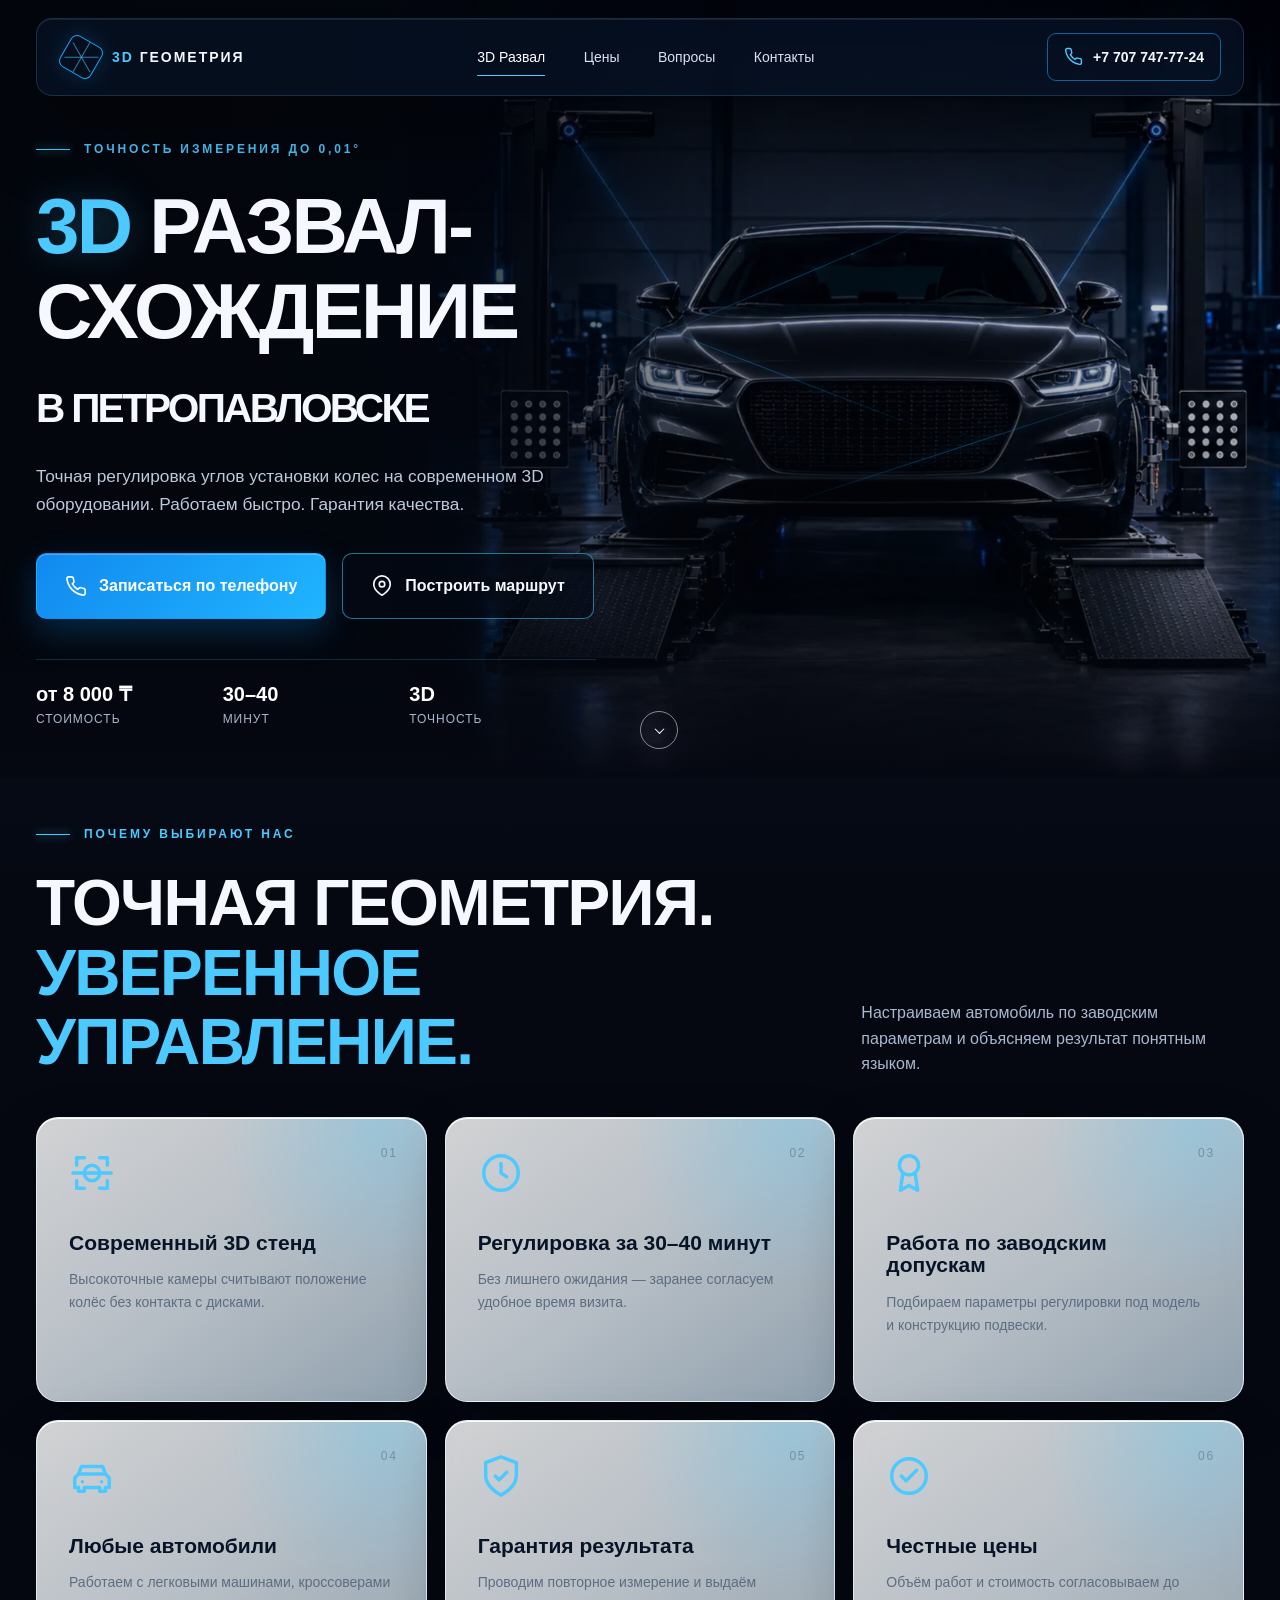
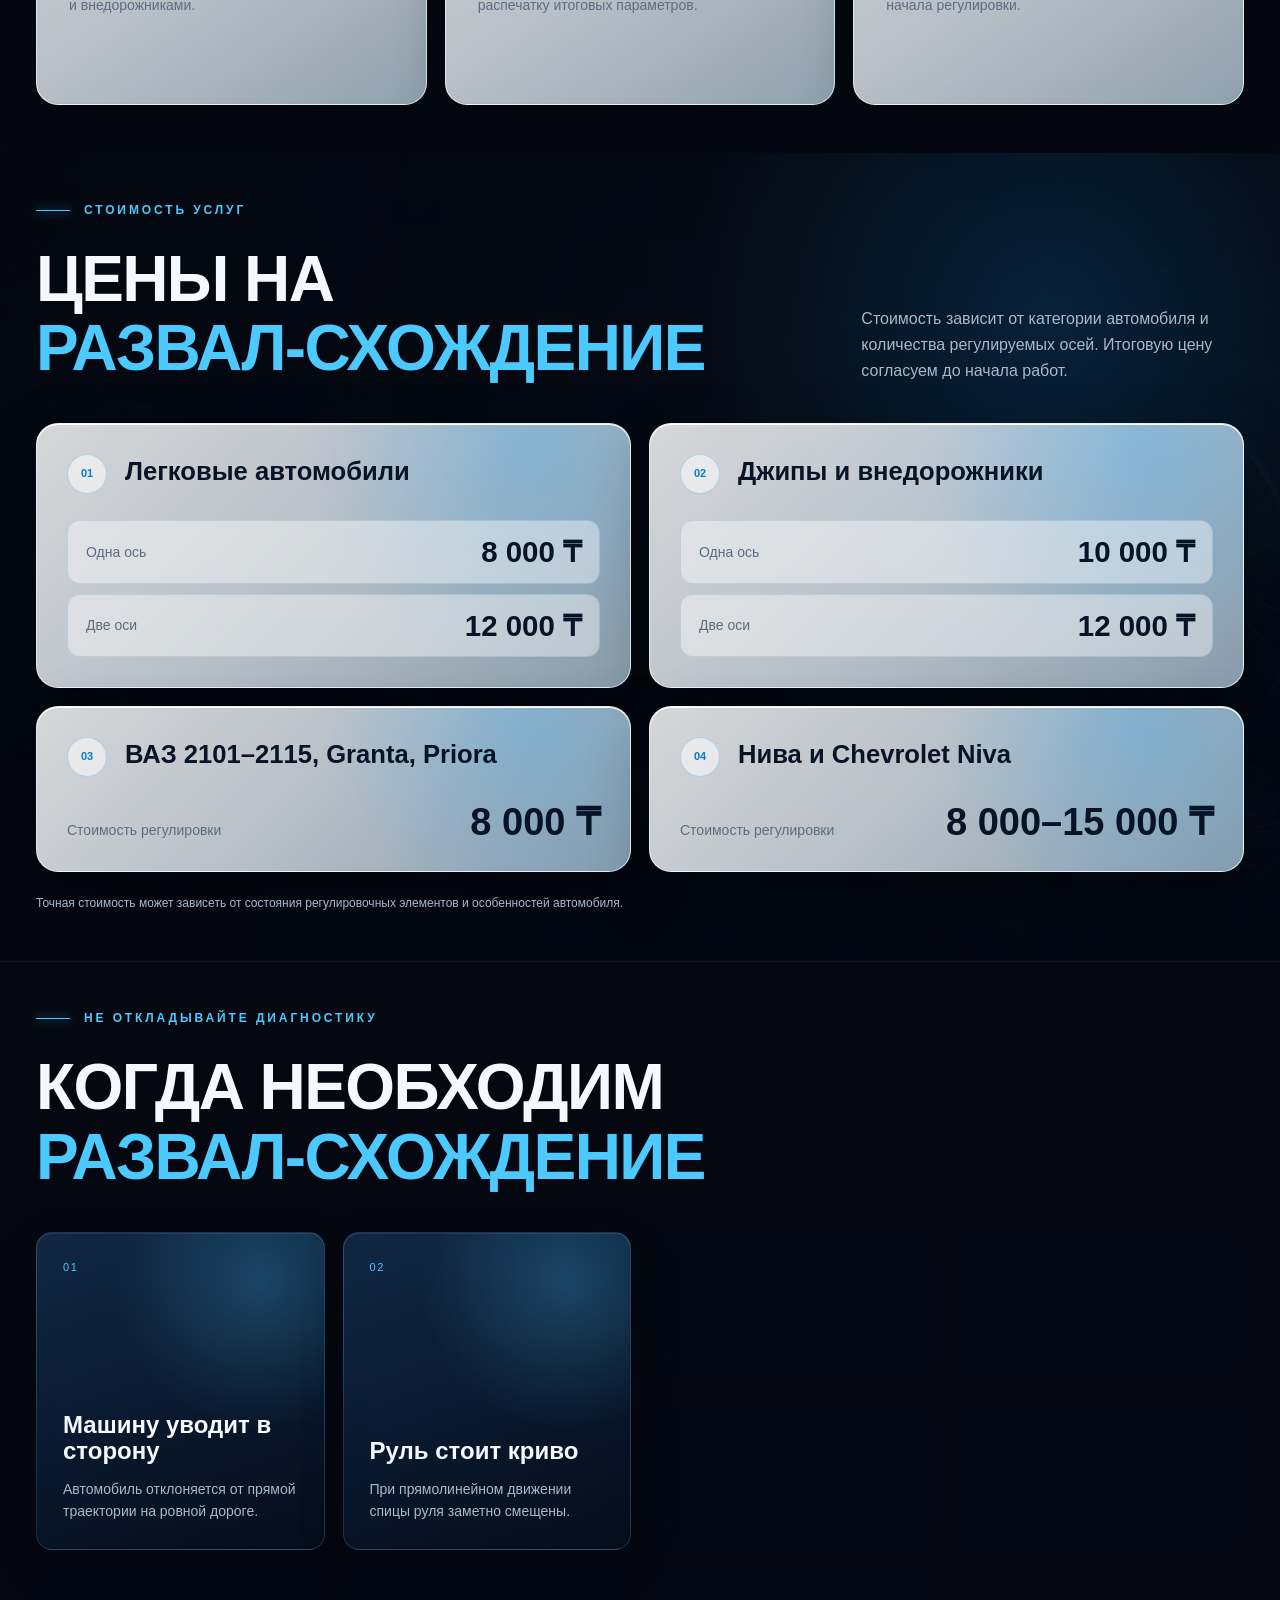
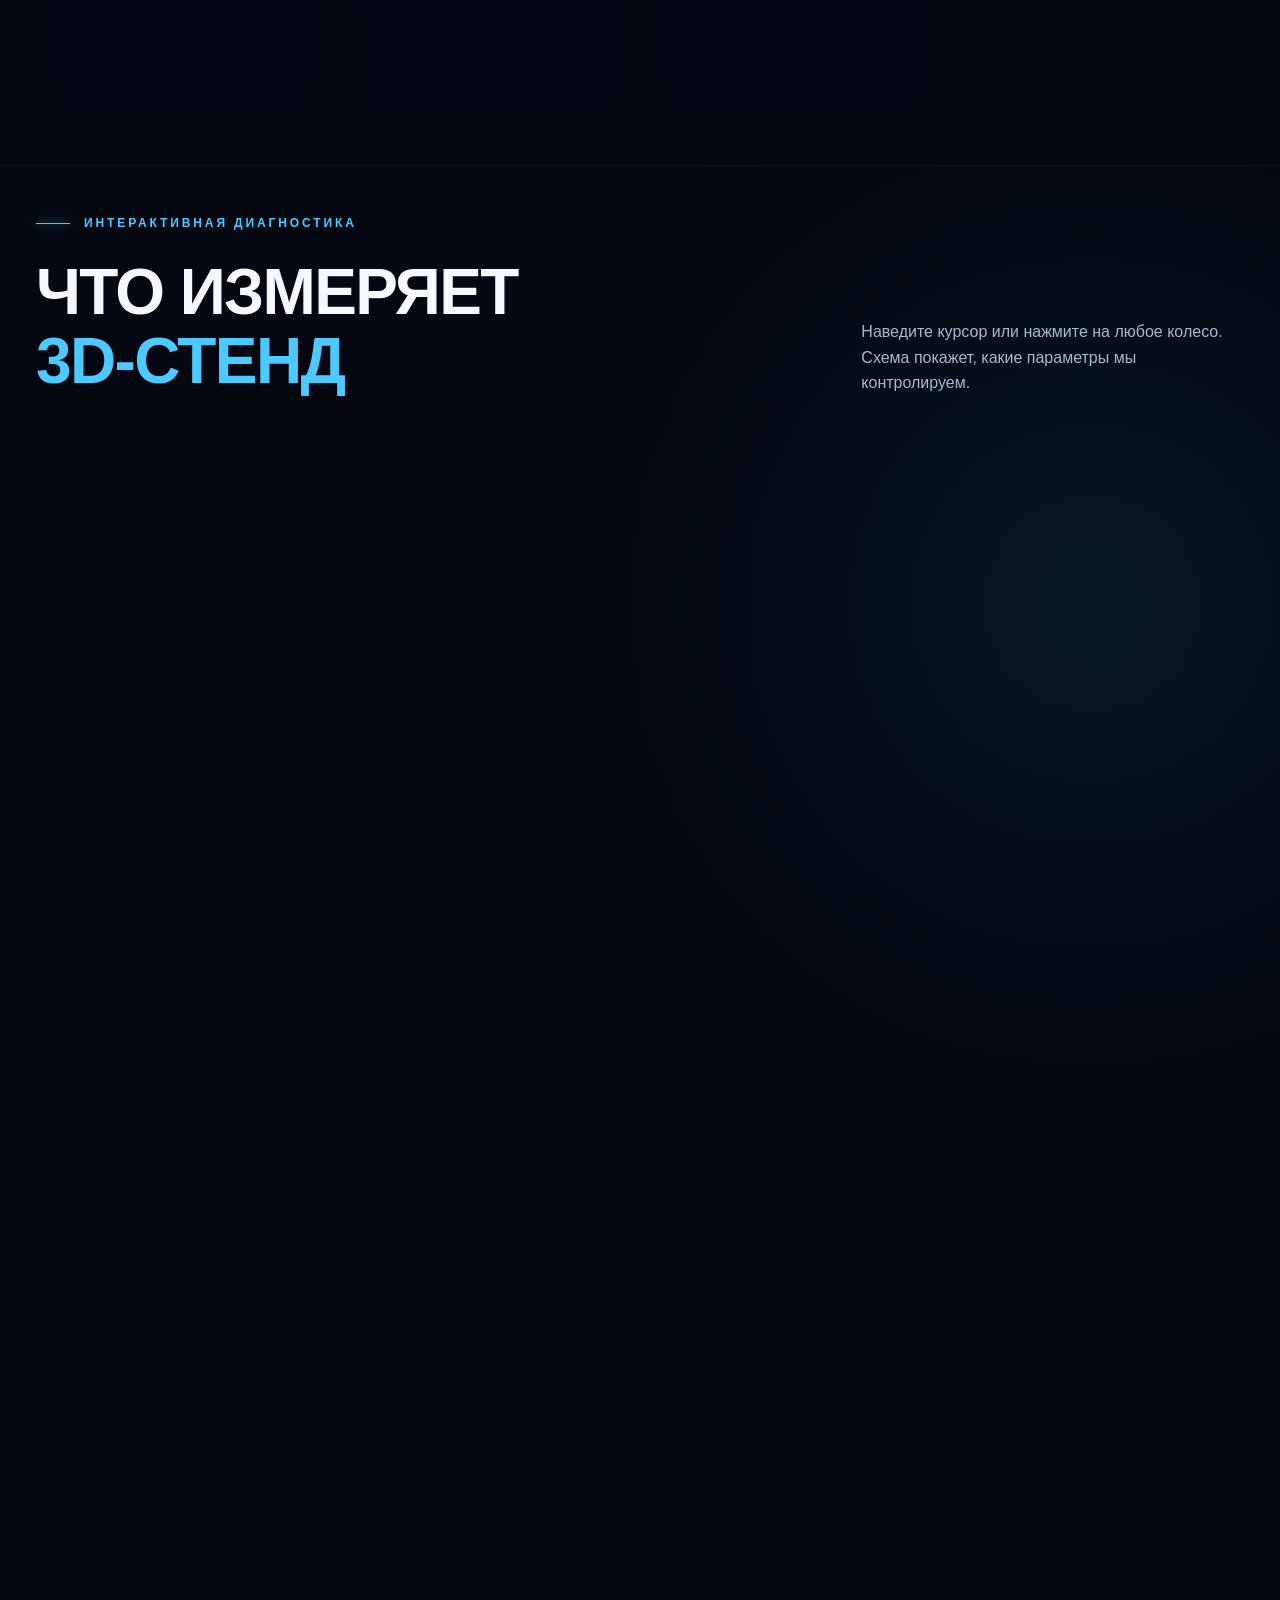
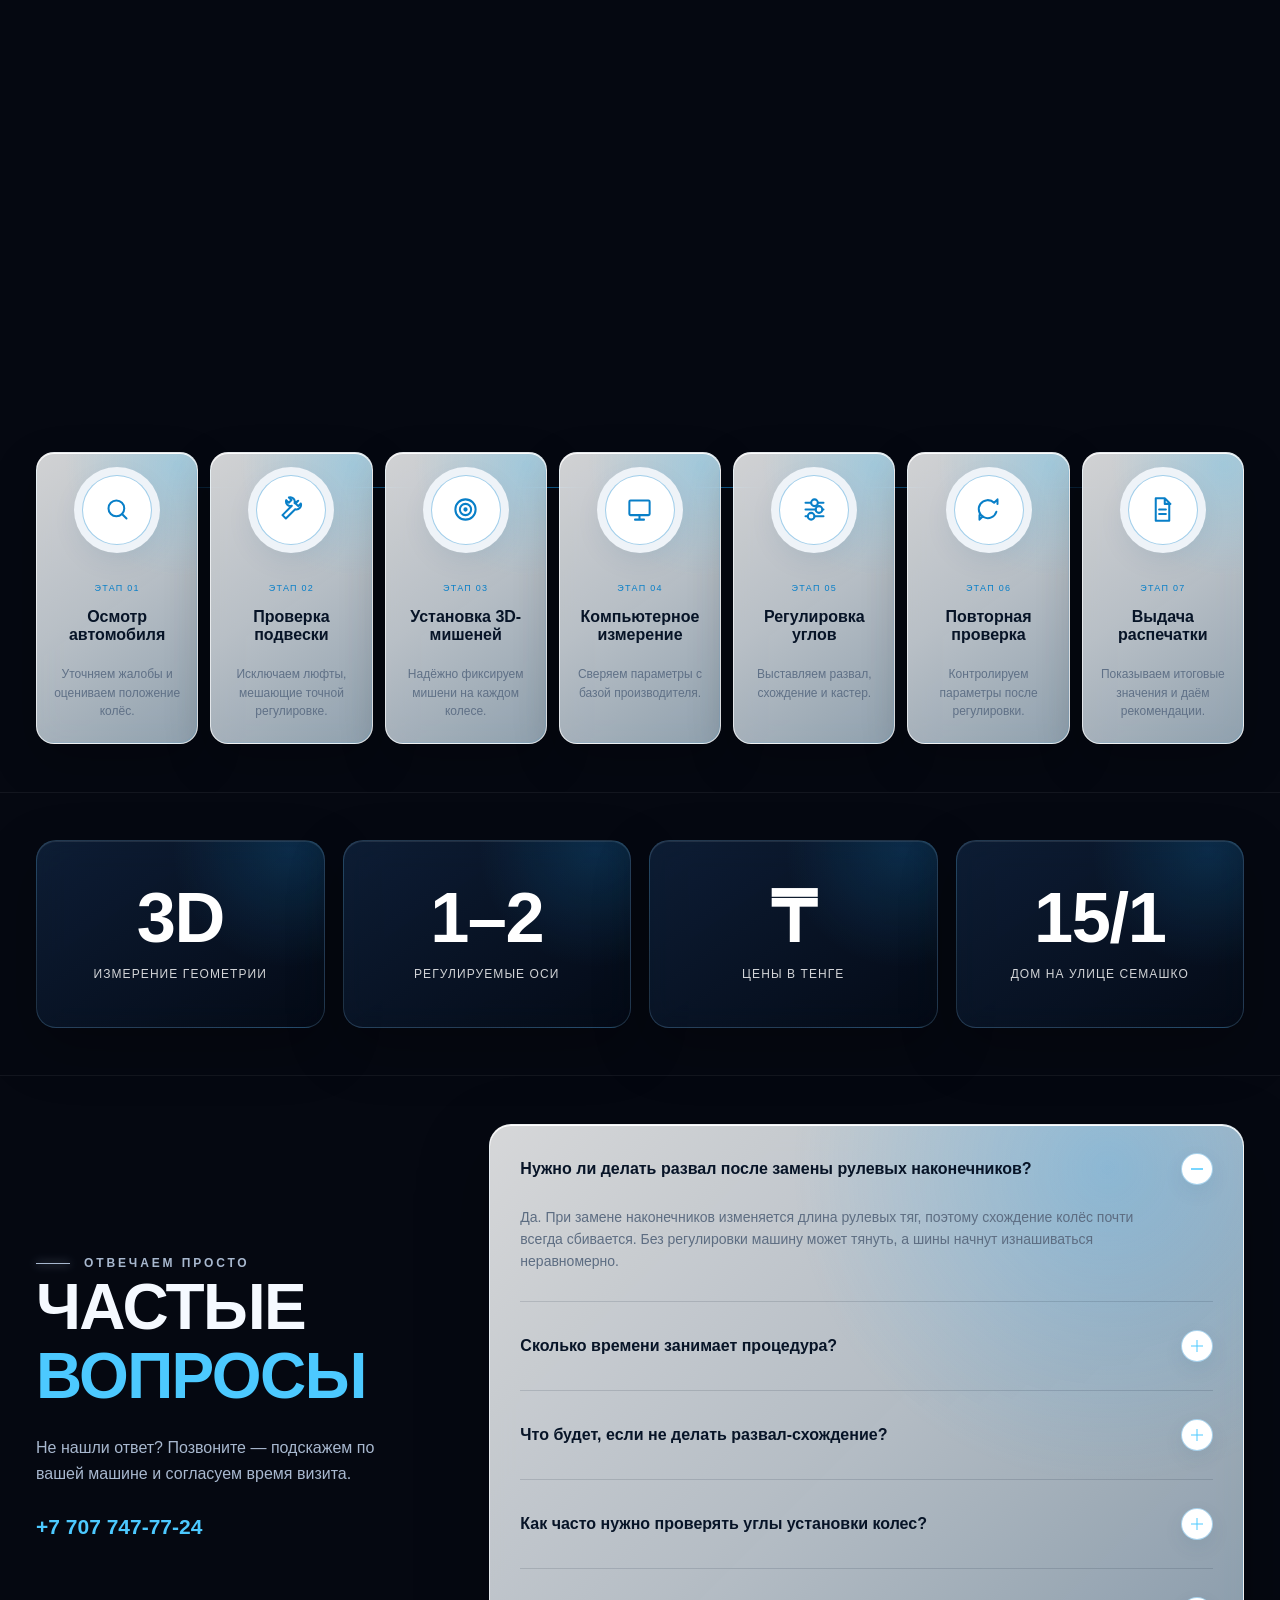
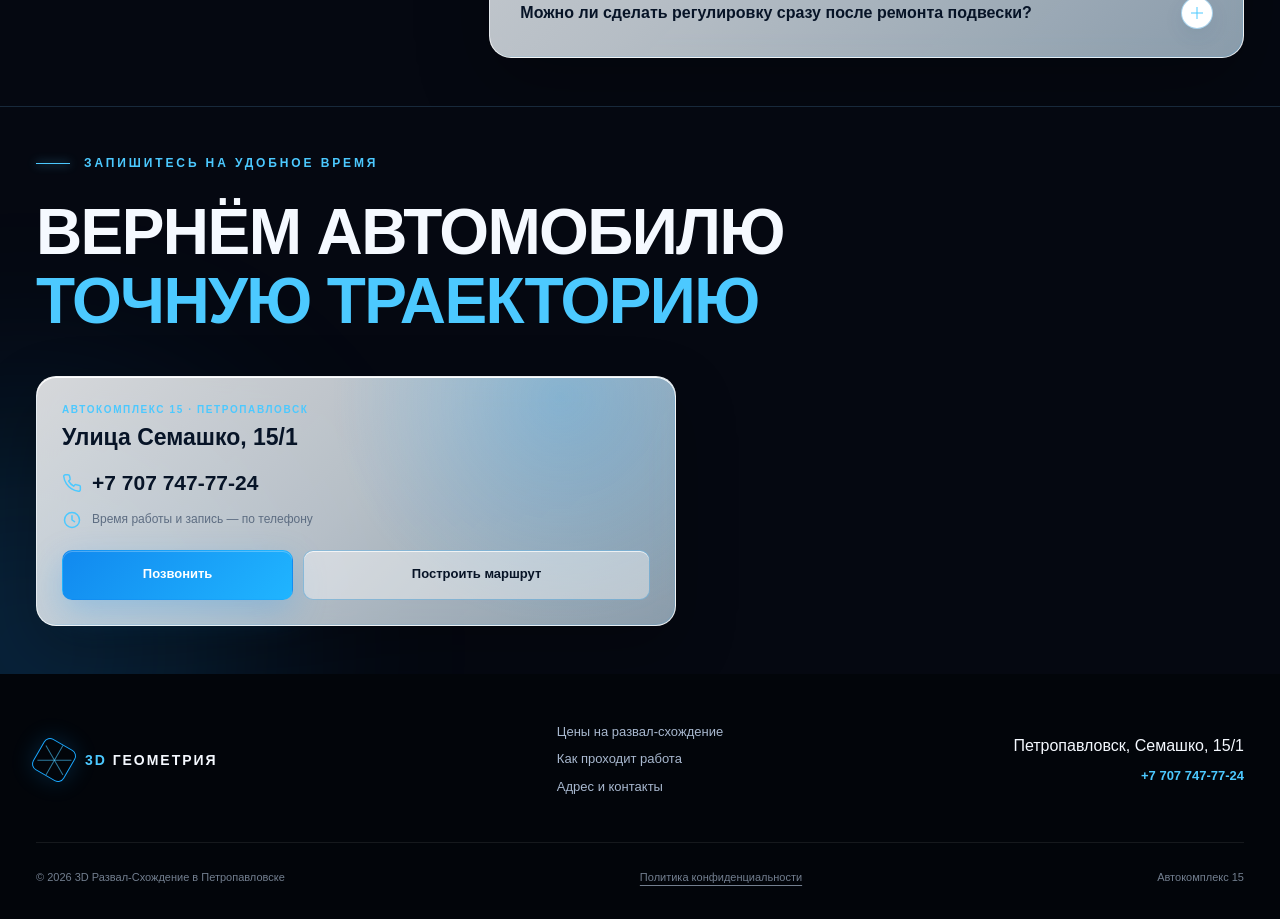
<file: index.html>
<!doctype html>
<html lang="ru">

<head>
  <meta charset="UTF-8">
  <meta name="yandex-verification" content="ca30af0fc9939164">
  <meta name="viewport" content="width=device-width, initial-scale=1.0">
  <title>3D развал-схождение в Петропавловске от 8 000 ₸ | Автокомплекс 15</title>
  <meta name="description" content="3D развал-схождение в Петропавловске на современном оборудовании. Регулировка углов установки колёс от 8 000 ₸. Адрес: ул. Семашко, 15/1. Телефон: +7 707 747-77-24.">
  <meta name="theme-color" content="#050811">
  <meta name="robots" content="index, follow">
  <link rel="canonical" href="https://avtocomplex15.kz/">
  <meta property="og:type" content="website">
  <meta property="og:locale" content="ru_KZ">
  <meta property="og:title" content="3D развал-схождение в Петропавловске — Автокомплекс 15">
  <meta property="og:description" content="Семашко, 15/1. Легковые автомобили, джипы, ВАЗ и Нива. Цены от 8 000 ₸. Телефон: +7 707 747-77-24.">
  <meta property="og:site_name" content="Автокомплекс 15">
  <meta property="og:image" content="https://avtocomplex15.kz/assets/hero.webp">
  <meta property="og:image:alt" content="Автомобиль на стенде 3D развал-схождения">
  <meta name="twitter:card" content="summary_large_image">
  <meta property="og:url" content="https://avtocomplex15.kz/">
  <link rel="icon" type="image/png" href="favicon.png">
  <link rel="preload" href="assets/hero.webp" as="image" type="image/webp" fetchpriority="high">
  <link rel="stylesheet" href="style.css?v=6">
  <noscript><style>.reveal {opacity:1!important;transform:none!important}.faq-answer {grid-template-rows:1fr!important}.faq-answer p {opacity:1!important}</style></noscript>

  <!-- Яндекс.Метрика: 113755127, настройки в config.js и metrika.js. -->
  <script src="config.js?v=113755127" defer></script>
  <script src="metrika.js?v=113755127" defer></script>

  <script type="application/ld+json">
{
  "@context": "https://schema.org",
  "@graph": [
    {
      "@type": "AutoRepair",
      "@id": "https://avtocomplex15.kz/#service",
      "name": "Автокомплекс 15",
      "url": "https://avtocomplex15.kz/",
      "image": "https://avtocomplex15.kz/assets/hero.webp",
      "hasMap": "https://2gis.kz/petropavlovsk/firm/70000001044085542",
      "telephone": "+77077477724",
      "description": "3D развал-схождение легковых автомобилей, джипов, ВАЗ и Нивы в Петропавловске.",
      "address": {
        "@type": "PostalAddress",
        "streetAddress": "улица Семашко, 15/1",
        "addressLocality": "Петропавловск",
        "addressRegion": "Северо-Казахстанская область",
        "addressCountry": "KZ"
      },
      "areaServed": {
        "@type": "City",
        "name": "Петропавловск"
      },
      "currenciesAccepted": "KZT",
      "priceRange": "8 000–15 000 ₸",
      "hasOfferCatalog": {
        "@type": "OfferCatalog",
        "@id": "https://avtocomplex15.kz/#price-catalog",
        "name": "Цены на развал-схождение",
        "itemListElement": [
          {
            "@type": "Offer",
            "name": "Легковые автомобили — одна ось",
            "price": 8000,
            "priceCurrency": "KZT",
            "itemOffered": {
              "@type": "Service",
              "name": "3D развал-схождение: Легковые автомобили — одна ось"
            }
          },
          {
            "@type": "Offer",
            "name": "Легковые автомобили — две оси",
            "price": 12000,
            "priceCurrency": "KZT",
            "itemOffered": {
              "@type": "Service",
              "name": "3D развал-схождение: Легковые автомобили — две оси"
            }
          },
          {
            "@type": "Offer",
            "name": "Джипы и внедорожники — одна ось",
            "price": 10000,
            "priceCurrency": "KZT",
            "itemOffered": {
              "@type": "Service",
              "name": "3D развал-схождение: Джипы и внедорожники — одна ось"
            }
          },
          {
            "@type": "Offer",
            "name": "Джипы и внедорожники — две оси",
            "price": 12000,
            "priceCurrency": "KZT",
            "itemOffered": {
              "@type": "Service",
              "name": "3D развал-схождение: Джипы и внедорожники — две оси"
            }
          },
          {
            "@type": "Offer",
            "name": "ВАЗ 2101–2115, Granta, Priora",
            "price": 8000,
            "priceCurrency": "KZT",
            "itemOffered": {
              "@type": "Service",
              "name": "3D развал-схождение: ВАЗ 2101–2115, Granta, Priora"
            }
          },
          {
            "@type": "Offer",
            "name": "Нива и Chevrolet Niva",
            "priceSpecification": {
              "@type": "PriceSpecification",
              "minPrice": 8000,
              "maxPrice": 15000,
              "priceCurrency": "KZT"
            },
            "itemOffered": {
              "@type": "Service",
              "name": "3D развал-схождение Нивы"
            }
          }
        ]
      }
    },
    {
      "@type": "WebSite",
      "@id": "https://avtocomplex15.kz/#website",
      "url": "https://avtocomplex15.kz/",
      "name": "Автокомплекс 15",
      "inLanguage": "ru-KZ",
      "publisher": {
        "@id": "https://avtocomplex15.kz/#service"
      }
    },
    {
      "@type": "WebPage",
      "@id": "https://avtocomplex15.kz/#webpage",
      "url": "https://avtocomplex15.kz/",
      "name": "3D развал-схождение в Петропавловске от 8 000 ₸ | Автокомплекс 15",
      "inLanguage": "ru-KZ",
      "isPartOf": {
        "@id": "https://avtocomplex15.kz/#website"
      },
      "about": {
        "@id": "https://avtocomplex15.kz/#service"
      },
      "mainEntity": {
        "@id": "https://avtocomplex15.kz/#wheel-alignment"
      }
    },
    {
      "@type": "Service",
      "@id": "https://avtocomplex15.kz/#wheel-alignment",
      "name": "3D развал-схождение в Петропавловске",
      "serviceType": "Регулировка углов установки колёс",
      "url": "https://avtocomplex15.kz/",
      "provider": {
        "@id": "https://avtocomplex15.kz/#service"
      },
      "areaServed": {
        "@type": "City",
        "name": "Петропавловск"
      },
      "hasOfferCatalog": {
        "@id": "https://avtocomplex15.kz/#price-catalog"
      }
    }
  ]
}
  </script>
</head>

<body>
  <noscript><div><img src="https://mc.yandex.ru/watch/113755127" style="position:absolute;left:-9999px" alt=""></div></noscript>
  <a class="skip-link" href="#main">Перейти к содержанию</a>

  <header class="site-header" id="header">
    <div class="container header-inner glass">
      <a class="brand" href="/" aria-label="3D Геометрия — на главную">
        <span class="brand-mark" aria-hidden="true"><i></i><i></i><i></i></span>
        <span><b>3D</b> ГЕОМЕТРИЯ</span>
      </a>
      <nav class="nav" id="nav" aria-label="Основная навигация"><a href="#top" aria-current="page">3D Развал</a><a href="#prices">Цены</a><a href="#faq">Вопросы</a><a href="#contacts">Контакты</a></nav>
      <a class="header-phone" href="tel:+77077477724" aria-label="Позвонить +7 707 747-77-24"><svg aria-hidden="true"><use href="#i-phone"></use></svg><span>+7 707 747-77-24</span></a>
      <button class="menu-btn" type="button" aria-label="Открыть меню" aria-expanded="false"
        aria-controls="nav"><span></span><span></span></button>
    </div>
  </header>

  <main id="main">
    <section class="hero" id="top" aria-labelledby="hero-title">
      <div class="hero-bg" role="img" aria-label="Автомобиль на современном 3D стенде развал-схождения"></div>
      <div class="scan-lines" aria-hidden="true"><span></span><span></span><span></span></div>
      <div class="container hero-inner">
        <div class="hero-copy">
          <p class="eyebrow"><span></span> Точность измерения до 0,01°</p>
          <h1 id="hero-title"><em>3D</em> Развал-<br>Схождение<br><span class="hero-city">в Петропавловске</span></h1>
          <p class="hero-lead">Точная регулировка углов установки колес на современном 3D оборудовании. Работаем быстро. Гарантия качества.</p>
          <div class="hero-actions"><a class="btn btn-primary" href="tel:+77077477724"><svg aria-hidden="true"><use href="#i-phone"></use></svg>Записаться по телефону</a><a class="btn btn-secondary" data-goal="route_click" href="https://2gis.kz/petropavlovsk/directions/tab/car/points/%7C69.146606,54.915763;70000001044085542" aria-label="Построить автомобильный маршрут в 2ГИС — улица Семашко, 15/1" target="_blank" rel="noopener"><svg aria-hidden="true"><use href="#i-pin"></use></svg>Построить маршрут</a></div>
          <ul class="hero-trust" aria-label="Ключевые преимущества"><li><strong>от 8 000 ₸</strong><span>стоимость</span></li><li><strong>30–40</strong><span>минут</span></li><li><strong>3D</strong><span>точность</span></li></ul>
        </div>
      </div>
      <a class="scroll-cue" href="#benefits" aria-label="Прокрутить к преимуществам"><span></span></a>
    </section>

    <section class="section cards-light" id="benefits">
      <div class="container">
        <div class="section-head reveal">
          <div>
            <p class="eyebrow"><span></span> Почему выбирают нас</p>
            <h2>Точная геометрия.<br><mark>Уверенное управление.</mark></h2>
          </div>
          <p>Настраиваем автомобиль по заводским параметрам и объясняем результат понятным языком.</p>
        </div>
        <div class="cards benefits-grid">
          <article class="card reveal"><svg>
              <use href="#i-scan"></use>
            </svg><span>01</span>
            <h3>Современный 3D стенд</h3>
            <p>Высокоточные камеры считывают положение колёс без контакта с дисками.</p>
          </article>
          <article class="card reveal"><svg>
              <use href="#i-clock"></use>
            </svg><span>02</span>
            <h3>Регулировка за 30–40 минут</h3>
            <p>Без лишнего ожидания — заранее согласуем удобное время визита.</p>
          </article>
          <article class="card reveal"><svg>
              <use href="#i-award"></use>
            </svg><span>03</span>
            <h3>Работа по заводским допускам</h3>
            <p>Подбираем параметры регулировки под модель и конструкцию подвески.</p>
          </article>
          <article class="card reveal"><svg>
              <use href="#i-car"></use>
            </svg><span>04</span>
            <h3>Любые автомобили</h3>
            <p>Работаем с легковыми машинами, кроссоверами и внедорожниками.</p>
          </article>
          <article class="card reveal"><svg>
              <use href="#i-shield"></use>
            </svg><span>05</span>
            <h3>Гарантия результата</h3>
            <p>Проводим повторное измерение и выдаём распечатку итоговых параметров.</p>
          </article>
          <article class="card reveal"><svg>
              <use href="#i-check"></use>
            </svg><span>06</span>
            <h3>Честные цены</h3>
            <p>Объём работ и стоимость согласовываем до начала регулировки.</p>
          </article>
        </div>
      </div>
    </section>



    <section class="section prices" id="prices" aria-labelledby="prices-title">
      <div class="container">
        <div class="section-head reveal">
          <div>
            <p class="eyebrow"><span></span> Стоимость услуг</p>
            <h2 id="prices-title">Цены на<br><mark>развал-схождение</mark></h2>
          </div>
          <p>Стоимость зависит от категории автомобиля и количества регулируемых осей. Итоговую цену согласуем до начала
            работ.</p>
        </div>
        <div class="price-grid">
          <article class="price-card reveal">
            <div class="price-card-head"><span>01</span>
              <h3>Легковые автомобили</h3>
            </div>
            <dl>
              <div>
                <dt>Одна ось</dt>
                <dd>8 000 ₸</dd>
              </div>
              <div>
                <dt>Две оси</dt>
                <dd>12 000 ₸</dd>
              </div>
            </dl>
          </article>
          <article class="price-card reveal">
            <div class="price-card-head"><span>02</span>
              <h3>Джипы и внедорожники</h3>
            </div>
            <dl>
              <div>
                <dt>Одна ось</dt>
                <dd>10 000 ₸</dd>
              </div>
              <div>
                <dt>Две оси</dt>
                <dd>12 000 ₸</dd>
              </div>
            </dl>
          </article>
          <article class="price-card price-card-single reveal">
            <div class="price-card-head"><span>03</span>
              <h3>ВАЗ 2101–2115, Granta, Priora</h3>
            </div>
            <p>Стоимость регулировки</p><strong>8 000 ₸</strong>
          </article>
          <article class="price-card price-card-single reveal">
            <div class="price-card-head"><span>04</span>
              <h3>Нива и Chevrolet Niva</h3>
            </div>
            <p>Стоимость регулировки</p><strong>8 000–15 000 ₸</strong>
          </article>
        </div>
        <p class="price-note reveal">Точная стоимость может зависеть от состояния регулировочных элементов и
          особенностей автомобиля.</p>
      </div>
    </section>

    <section class="section section-dark" id="when">
      <div class="container split-heading reveal">
        <p class="eyebrow"><span></span> Не откладывайте диагностику</p>
        <h2>Когда необходим<br><mark>развал-схождение</mark></h2>
      </div>
      <div class="container reason-grid">
        <article class="reason feature reveal"><span>01</span>
          <h3>Машину уводит в сторону</h3>
          <p>Автомобиль отклоняется от прямой траектории на ровной дороге.</p>
        </article>
        <article class="reason feature reveal"><span>02</span>
          <h3>Руль стоит криво</h3>
          <p>При прямолинейном движении спицы руля заметно смещены.</p>
        </article>
        <article class="reason reveal"><span>03</span>
          <h3>После замены подвески</h3>
        </article>
        <article class="reason reveal"><span>04</span>
          <h3>После попадания в яму</h3>
        </article>
        <article class="reason reveal"><span>05</span>
          <h3>После ДТП</h3>
        </article>
        <article class="reason reveal"><span>06</span>
          <h3>После замены рулевых наконечников</h3>
        </article>
        <article class="reason reveal"><span>07</span>
          <h3>После замены рулевых тяг</h3>
        </article>
        <article class="reason reveal"><span>08</span>
          <h3>После замены шаровых</h3>
        </article>
        <article class="reason reveal"><span>09</span>
          <h3>После покупки автомобиля</h3>
        </article>
      </div>
    </section>

    <section class="section cards-light geometry" id="geometry">
      <div class="container">
        <div class="section-head reveal">
          <div>
            <p class="eyebrow"><span></span> Интерактивная диагностика</p>
            <h2>Что измеряет<br><mark>3D-стенд</mark></h2>
          </div>
          <p>Наведите курсор или нажмите на любое колесо. Схема покажет, какие параметры мы контролируем.</p>
        </div>
        <div class="geometry-wrap reveal">
          <div class="car-diagram" role="group" aria-label="Интерактивная схема автомобиля, вид сверху">
            <div class="car-body">
              <div class="windshield"></div>
              <div class="roof"></div>
              <div class="hood"></div>
              <div class="center-line"></div>
            </div>
            <button class="wheel wheel-fl active" data-wheel="Переднее левое"
              type="button"><span></span><b>FL</b></button>
            <button class="wheel wheel-fr" data-wheel="Переднее правое" type="button"><span></span><b>FR</b></button>
            <button class="wheel wheel-rl" data-wheel="Заднее левое" type="button"><span></span><b>RL</b></button>
            <button class="wheel wheel-rr" data-wheel="Заднее правое" type="button"><span></span><b>RR</b></button>
            <div class="measure-line line-a"></div>
            <div class="measure-line line-b"></div>
          </div>
          <aside class="geometry-panel glass" aria-live="polite">
            <p>Выбрано колесо</p>
            <h3 id="wheel-title">Переднее левое</h3>
            <div class="parameter active" data-param="camber"><button
                type="button"><span>Развал</span><b>−0,02°</b></button>
              <p>Наклон колеса относительно вертикали. Влияет на устойчивость и равномерный износ шины.</p>
            </div>
            <div class="parameter" data-param="toe"><button type="button"><span>Схождение</span><b>+0,01°</b></button>
              <p>Направление колёс относительно продольной оси. Влияет на прямолинейность и ресурс шин.</p>
            </div>
            <div class="parameter" data-param="caster"><button type="button"><span>Кастер</span><b>+5,42°</b></button>
              <p>Наклон оси поворота стойки. Влияет на возврат руля и стабильность автомобиля на скорости.</p>
            </div>
            <small>Показания на схеме демонстрационные</small>
          </aside>
        </div>
      </div>
    </section>

    <section class="section stand-section" aria-labelledby="stand-title">
      <div class="container stand-grid">
        <div class="stand-copy reveal">
          <p class="eyebrow"><span></span> Технология измерения</p>
          <h2 id="stand-title">Камеры видят<br><mark>каждое отклонение</mark></h2>
          <p>3D-камеры отслеживают положение мишеней на колёсах в реальном времени. Компьютер сравнивает измерения с
            заводскими допусками именно для вашей модели.</p>
          <ul>
            <li>Без повреждения дисков</li>
            <li>Результат с точностью до сотых градуса</li>
            <li>Наглядная распечатка до и после регулировки</li>
          </ul>
        </div>
        <div class="stand-animation reveal" role="img" aria-label="Анимация работы 3D стенда">
          <div class="camera camera-left"><i></i></div>
          <div class="camera camera-right"><i></i></div>
          <div class="beam beam-left"></div>
          <div class="beam beam-right"></div>
          <div class="mini-car">
            <div class="mini-roof"></div><span class="target t1"></span><span class="target t2"></span><span
              class="target t3"></span><span class="target t4"></span>
          </div>
          <div class="scan-bar"></div>
          <p><i></i> Сканирование геометрии</p>
        </div>
      </div>
    </section>

    <section class="section cards-light" id="process">
      <div class="container">
        <div class="section-head reveal">
          <div>
            <p class="eyebrow"><span></span> Понятный процесс</p>
            <h2>Как проходит<br><mark>работа</mark></h2>
          </div>
          <p>Семь последовательных шагов — от первичного осмотра до контрольной распечатки.</p>
        </div>
        <ol class="timeline">
          <li class="reveal"><span><svg>
                <use href="#i-search"></use>
              </svg></span>
            <div><small>Этап 01</small>
              <h3>Осмотр автомобиля</h3>
              <p>Уточняем жалобы и оцениваем положение колёс.</p>
            </div>
          </li>
          <li class="reveal"><span><svg>
                <use href="#i-tool"></use>
              </svg></span>
            <div><small>Этап 02</small>
              <h3>Проверка подвески</h3>
              <p>Исключаем люфты, мешающие точной регулировке.</p>
            </div>
          </li>
          <li class="reveal"><span><svg>
                <use href="#i-target"></use>
              </svg></span>
            <div><small>Этап 03</small>
              <h3>Установка 3D-мишеней</h3>
              <p>Надёжно фиксируем мишени на каждом колесе.</p>
            </div>
          </li>
          <li class="reveal"><span><svg>
                <use href="#i-monitor"></use>
              </svg></span>
            <div><small>Этап 04</small>
              <h3>Компьютерное измерение</h3>
              <p>Сверяем параметры с базой производителя.</p>
            </div>
          </li>
          <li class="reveal"><span><svg>
                <use href="#i-sliders"></use>
              </svg></span>
            <div><small>Этап 05</small>
              <h3>Регулировка углов</h3>
              <p>Выставляем развал, схождение и кастер.</p>
            </div>
          </li>
          <li class="reveal"><span><svg>
                <use href="#i-refresh"></use>
              </svg></span>
            <div><small>Этап 06</small>
              <h3>Повторная проверка</h3>
              <p>Контролируем параметры после регулировки.</p>
            </div>
          </li>
          <li class="reveal"><span><svg>
                <use href="#i-file"></use>
              </svg></span>
            <div><small>Этап 07</small>
              <h3>Выдача распечатки</h3>
              <p>Показываем итоговые значения и даём рекомендации.</p>
            </div>
          </li>
        </ol>
      </div>
    </section>

    <section class="stats" aria-label="О сервисе"><div class="container stats-grid"><div class="stat"><strong>3D</strong><span>измерение геометрии</span></div><div class="stat"><strong>1–2</strong><span>регулируемые оси</span></div><div class="stat"><strong>₸</strong><span>цены в тенге</span></div><div class="stat"><strong>15/1</strong><span>дом на улице Семашко</span></div></div></section>



    <section class="section cards-light" id="faq">
      <div class="container faq-grid">
        <div class="faq-intro reveal">
          <p class="eyebrow"><span></span> Отвечаем просто</p>
          <h2>Частые<br><mark>вопросы</mark></h2>
          <p>Не нашли ответ? Позвоните — подскажем по вашей машине и согласуем время визита.</p>
          <div class="faq-phones"><a href="tel:+77077477724">+7 707 747-77-24</a></div>
        </div>
        <div class="accordion reveal">
          <article class="faq-item open"><button type="button" aria-expanded="true"><span>Нужно ли делать развал после
                замены рулевых наконечников?</span><i></i></button>
            <div class="faq-answer">
              <p>Да. При замене наконечников изменяется длина рулевых тяг, поэтому схождение колёс почти всегда
                сбивается. Без регулировки машину может тянуть, а шины начнут изнашиваться неравномерно.</p>
            </div>
          </article>
          <article class="faq-item"><button type="button" aria-expanded="false"><span>Сколько времени занимает
                процедура?</span><i></i></button>
            <div class="faq-answer">
              <p>Диагностика и регулировка обычно занимают 30–40 минут. Сложные случаи или закисшие регулировочные
                элементы могут потребовать больше времени.</p>
            </div>
          </article>
          <article class="faq-item"><button type="button" aria-expanded="false"><span>Что будет, если не делать
                развал-схождение?</span><i></i></button>
            <div class="faq-answer">
              <p>Ухудшится управляемость, автомобиль может уводить в сторону, руль будет стоять неровно, а протектор шин
                износится значительно быстрее.</p>
            </div>
          </article>
          <article class="faq-item"><button type="button" aria-expanded="false"><span>Как часто нужно проверять углы
                установки колес?</span><i></i></button>
            <div class="faq-answer">
              <p>Рекомендуем проверять геометрию не реже одного раза в год, после сильного удара в яму, ремонта подвески
                или при появлении изменений в поведении автомобиля.</p>
            </div>
          </article>
          <article class="faq-item"><button type="button" aria-expanded="false"><span>Можно ли сделать регулировку сразу
                после ремонта подвески?</span><i></i></button>
            <div class="faq-answer">
              <p>Да, и чаще всего это необходимо. Главное, чтобы все детали были окончательно установлены и затянуты, а
                в подвеске не осталось люфтов.</p>
            </div>
          </article>
        </div>
      </div>
    </section>

    <section class="contacts" id="contacts">
      <div class="container contacts-grid">
        <div class="contact-copy reveal">
          <p class="eyebrow"><span></span> Запишитесь на удобное время</p>
          <h2>Вернём автомобилю<br><mark>точную траекторию</mark></h2>
          <div class="branch-list"><article class="branch-card glass"><p>Автокомплекс 15 · Петропавловск</p><h3>Улица Семашко, 15/1</h3><a class="branch-phone" href="tel:+77077477724"><svg aria-hidden="true"><use href="#i-phone"></use></svg>+7 707 747-77-24</a><span><svg aria-hidden="true"><use href="#i-clock"></use></svg>Время работы и запись — по телефону</span><div><a class="btn btn-primary" href="tel:+77077477724">Позвонить</a><a class="btn btn-secondary" data-goal="route_click" href="https://2gis.kz/petropavlovsk/directions/tab/car/points/%7C69.146606,54.915763;70000001044085542" aria-label="Построить автомобильный маршрут в 2ГИС — улица Семашко, 15/1" target="_blank" rel="noopener">Построить маршрут</a></div></article></div>
        </div>
      </div>
    </section>
  </main>

  <footer class="footer">
    <div class="container footer-top"><a class="brand" href="/"><span
          class="brand-mark"><i></i><i></i><i></i></span><span><b>3D</b> ГЕОМЕТРИЯ</span></a>
      <nav class="footer-services" aria-label="Разделы сайта"><a href="#prices">Цены на развал-схождение</a><a href="#process">Как проходит работа</a><a href="#contacts">Адрес и контакты</a></nav>
      <div class="footer-branches"><span>Петропавловск, Семашко, 15/1</span><a href="tel:+77077477724">+7 707 747-77-24</a></div>
    </div>
    <div class="container footer-bottom"><span>© <span id="year">2026</span> 3D Развал-Схождение в Петропавловске</span><button
        type="button" data-modal-open>Политика конфиденциальности</button><span>Автокомплекс 15</span></div>
  </footer>

  <div class="mobile-bar"><a href="tel:+77077477724"><svg aria-hidden="true"><use href="#i-phone"></use></svg>Позвонить</a><a data-goal="route_click" href="https://2gis.kz/petropavlovsk/directions/tab/car/points/%7C69.146606,54.915763;70000001044085542" aria-label="Построить автомобильный маршрут в 2ГИС — улица Семашко, 15/1" target="_blank" rel="noopener"><svg aria-hidden="true"><use href="#i-pin"></use></svg>Маршрут</a></div>

  <dialog class="privacy-modal" id="privacy-modal">
    <div><button class="modal-close" type="button" aria-label="Закрыть">×</button>
      <p class="eyebrow"><span></span> Документ</p>
      <h2>Информация о конфиденциальности</h2>
      <p>Сайт не собирает и не хранит персональные данные через формы. При нажатии на номер телефона или кнопку маршрута
        пользователь самостоятельно переходит в приложение телефона или карт.</p>
      <p>Технические данные, которые могут обрабатываться хостингом или картографическим сервисом, регулируются
        политиками соответствующих поставщиков услуг.</p><p>На сайте используется Яндекс.Метрика для сбора статистики посещений и нажатий на телефон и маршрут. Включён Вебвизор для анализа действий посетителей на страницах. Метрика может использовать cookies и технические сведения о браузере и устройстве. Сайт не принимает платежи и не содержит форм заявки.</p>
      <p>По вопросам обработки информации свяжитесь с нами по телефону <a href="tel:+77077477724">+7 707 747-77-24</a>.</p>
    </div>
  </dialog>

  <svg class="svg-sprite" aria-hidden="true">
    <defs>
      <symbol id="i-phone" viewBox="0 0 24 24">
        <path
          d="M22 16.92v3a2 2 0 0 1-2.18 2 19.8 19.8 0 0 1-8.63-3.07 19.5 19.5 0 0 1-6-6A19.8 19.8 0 0 1 2.12 4.18 2 2 0 0 1 4.11 2h3a2 2 0 0 1 2 1.72c.12.9.33 1.78.62 2.63a2 2 0 0 1-.45 2.11L8 9.73a16 16 0 0 0 6 6l1.27-1.27a2 2 0 0 1 2.11-.45c.85.29 1.73.5 2.63.62A2 2 0 0 1 22 16.92z" />
      </symbol>
      <symbol id="i-pin" viewBox="0 0 24 24">
        <path d="M21 10c0 7-9 12-9 12S3 17 3 10a9 9 0 1 1 18 0z" />
        <circle cx="12" cy="10" r="3" />
      </symbol>
      <symbol id="i-clock" viewBox="0 0 24 24">
        <circle cx="12" cy="12" r="9" />
        <path d="M12 7v5l3 2" />
      </symbol>
      <symbol id="i-scan" viewBox="0 0 24 24">
        <path d="M4 8V4h4M16 4h4v4M20 16v4h-4M8 20H4v-4" />
        <circle cx="12" cy="12" r="4" />
        <path d="M2 12h20" />
      </symbol>
      <symbol id="i-award" viewBox="0 0 24 24">
        <circle cx="12" cy="8" r="5" />
        <path d="m8.8 12-1.3 9 4.5-2.5 4.5 2.5-1.3-9" />
      </symbol>
      <symbol id="i-car" viewBox="0 0 24 24">
        <path d="m5 11 1.5-4h11l1.5 4 2 2v5h-2v2h-3v-2H8v2H5v-2H3v-5l2-2z" />
        <path d="M5 11h14M7 15h.01M17 15h.01" />
      </symbol>
      <symbol id="i-shield" viewBox="0 0 24 24">
        <path d="M12 22s8-4 8-10V5l-8-3-8 3v7c0 6 8 10 8 10z" />
        <path d="m9 12 2 2 4-4" />
      </symbol>
      <symbol id="i-check" viewBox="0 0 24 24">
        <circle cx="12" cy="12" r="9" />
        <path d="m8 12 2.5 2.5L16 9" />
      </symbol>
      <symbol id="i-search" viewBox="0 0 24 24">
        <circle cx="11" cy="11" r="7" />
        <path d="m20 20-4-4" />
      </symbol>
      <symbol id="i-tool" viewBox="0 0 24 24">
        <path
          d="M14.7 6.3a4 4 0 0 0-5-5L12 3.6 9.6 6 7.3 3.7a4 4 0 0 0 5 5L4 17l3 3 8.3-8.3a4 4 0 0 0 5-5L18 9l-2.4-2.4 2.3-2.3z" />
      </symbol>
      <symbol id="i-target" viewBox="0 0 24 24">
        <circle cx="12" cy="12" r="9" />
        <circle cx="12" cy="12" r="5" />
        <circle cx="12" cy="12" r="1" />
      </symbol>
      <symbol id="i-monitor" viewBox="0 0 24 24">
        <rect x="3" y="4" width="18" height="13" rx="1" />
        <path d="M8 21h8M12 17v4" />
      </symbol>
      <symbol id="i-sliders" viewBox="0 0 24 24">
        <path d="M4 6h5M15 6h5M4 12h9M19 12h1M4 18h2M12 18h8" />
        <circle cx="12" cy="6" r="3" />
        <circle cx="16" cy="12" r="3" />
        <circle cx="9" cy="18" r="3" />
      </symbol>
      <symbol id="i-refresh" viewBox="0 0 24 24">
        <path d="M20 7V3l-3 3a8 8 0 1 0 2 8M4 17v4l3-3" />
      </symbol>
      <symbol id="i-file" viewBox="0 0 24 24">
        <path d="M6 2h8l4 4v16H6zM14 2v5h5M9 12h6M9 16h6" />
      </symbol>
    </defs>
  </svg>
  <script src="script.js" defer></script>
</body>

</html>
</file>
<file: style.css>
/* =========================================================
   3D Развал-Схождение — премиальный адаптивный интерфейс
   Контакты и цвета вынесены в верхнюю часть для быстрой правки.
   ========================================================= */
:root {
  --bg: #050811;
  --bg-2: #071427;
  --surface: #0a1526;
  --surface-2: #0d1b30;
  --blue: #19a7ff;
  --blue-2: #4cc9ff;
  --text: #f5f9ff;
  --muted: #a8b8cf;
  --line: rgba(112, 194, 255, .18);
  --glass: rgba(9, 22, 42, .56);
  --shadow: 0 28px 80px rgba(0, 0, 0, .42);
  --radius: 22px;
  --container: 1320px;
  /* Сумма двух соседних отступов: 96 px на компьютере, 56 px на телефоне. */
  --section-pad: 48px;
  --heading-gap: 40px;
  --grid-gap: 18px;
  --light-card: radial-gradient(circle at 88% 4%, rgba(76,201,255,.28), transparent 36%), linear-gradient(145deg, rgba(255,255,255,.82) 0%, rgba(242,250,255,.76) 48%, rgba(210,233,248,.68) 100%);
  --light-card-large: radial-gradient(circle at 82% 8%, rgba(25,167,255,.26), transparent 40%), linear-gradient(135deg, rgba(255,255,255,.84) 0%, rgba(239,248,254,.76) 50%, rgba(204,229,246,.67) 100%);
  --dark-card: radial-gradient(circle at 88% 5%, rgba(25,167,255,.16), transparent 38%), linear-gradient(145deg, rgba(19,43,74,.62), rgba(4,11,23,.72));
}

* { box-sizing: border-box; }
html { scroll-behavior: smooth; scroll-padding-top: 110px; }
body { margin: 0; min-width: 320px; overflow-x: hidden; color: var(--text); background: var(--bg); font-family: Inter, Manrope, -apple-system, BlinkMacSystemFont, "Segoe UI", sans-serif; line-height: 1.6; -webkit-font-smoothing: antialiased; }
body::before { content: ""; position: fixed; inset: 0; z-index: -2; pointer-events: none; background: radial-gradient(circle at 80% 10%, rgba(25,167,255,.08), transparent 28%), linear-gradient(180deg, var(--bg), #06101e 55%, var(--bg)); }
button, a { font: inherit; }
a { color: inherit; text-decoration: none; }
button { color: inherit; }
a:focus-visible, button:focus-visible { outline: 3px solid #4cc9ff; outline-offset: 5px; }
img, svg { display: block; }
svg { fill: none; stroke: currentColor; stroke-width: 1.8; stroke-linecap: round; stroke-linejoin: round; }
h1, h2, h3, p { margin-top: 0; }
h1, h2, h3 { line-height: 1.08; }
mark { color: var(--blue-2); background: none; }
.container { width: min(calc(100% - 72px), var(--container)); margin-inline: auto; }
.section { position: relative; padding: var(--section-pad) 0; overflow: hidden; }
.section-dark { background: transparent; box-shadow: inset 0 1px rgba(255,255,255,.05), inset 0 -1px rgba(255,255,255,.05); }
.glass { background: var(--glass); border: 1px solid var(--line); box-shadow: var(--shadow), inset 0 1px rgba(255,255,255,.08); backdrop-filter: blur(18px) saturate(135%); -webkit-backdrop-filter: blur(18px) saturate(135%); }

/* Общая стеклянная поверхность карточек */
.card,
.reason,
.geometry-wrap,
.stand-animation,
.timeline li,
.stat,
.accordion,
.price-card {
  backdrop-filter: blur(16px) saturate(135%);
  -webkit-backdrop-filter: blur(16px) saturate(135%);
}
.svg-sprite { position: absolute; width: 0; height: 0; overflow: hidden; }
.skip-link { position: fixed; top: -80px; left: 20px; z-index: 200; padding: 12px 18px; color: #00111f; background: var(--blue-2); border-radius: 8px; transition: top .2s; }
.skip-link:focus { top: 20px; }

/* Header */
.site-header { position: fixed; top: 0; left: 0; right: 0; z-index: 100; padding: 18px 0; transition: padding .3s ease, background .3s ease; }
.site-header.scrolled { padding: 10px 0; }
.header-inner { height: 78px; display: flex; align-items: center; justify-content: space-between; padding: 0 22px 0 26px; border-radius: 16px; }
.brand { display: inline-flex; align-items: center; gap: 13px; font-size: 14px; font-weight: 700; letter-spacing: .14em; white-space: nowrap; }
.brand b { color: var(--blue-2); }
.brand-mark { position: relative; width: 36px; height: 36px; display: grid; place-items: center; transform: rotate(30deg); border: 1px solid var(--blue); border-radius: 7px; box-shadow: 0 0 24px rgba(25,167,255,.2); }
.brand-mark i { position: absolute; width: 1px; height: 100%; background: rgba(76,201,255,.6); }
.brand-mark i:nth-child(2) { transform: rotate(60deg); }
.brand-mark i:nth-child(3) { transform: rotate(-60deg); }
.nav { display: flex; align-items: center; gap: clamp(22px, 3vw, 48px); }
.nav a { position: relative; color: #d7e2f2; font-size: 14px; }
.nav a::after { content: ""; position: absolute; left: 0; right: 100%; bottom: -8px; height: 1px; background: var(--blue-2); transition: right .25s ease; }
.nav a:hover::after, .nav a:focus-visible::after { right: 0; }
.nav a[aria-current="page"] { color: #fff; }
.nav a[aria-current="page"]::after { right: 0; }
.header-phone { display: inline-flex; align-items: center; gap: 10px; padding: 12px 16px; border: 1px solid rgba(25,167,255,.55); border-radius: 9px; font-size: 14px; font-weight: 650; transition: box-shadow .25s, background .25s; }
.header-phone svg { width: 19px; height: 19px; color: var(--blue-2); }
.header-phone:hover { background: rgba(25,167,255,.1); box-shadow: 0 0 28px rgba(25,167,255,.18); }
.menu-btn { display: none; border: 0; background: none; padding: 10px; }
.menu-btn span { display: block; width: 26px; height: 1px; margin: 6px 0; background: #fff; transition: transform .25s; }

/* Hero */
.hero { position: relative; min-height: 0; height: auto; overflow: hidden; display: grid; align-items: center; isolation: isolate; background: var(--bg); }
.hero-bg { position: absolute; inset: 0; z-index: -3; background: url("assets/hero.webp") center/cover no-repeat; animation: heroZoom 1.4s cubic-bezier(.2,.8,.2,1) both; }
.hero::before { content: ""; position: absolute; inset: 0; z-index: -2; background: linear-gradient(90deg, rgba(3,6,13,.98) 0%, rgba(3,7,15,.91) 30%, rgba(3,7,15,.35) 55%, rgba(3,7,15,.08) 100%), linear-gradient(180deg, rgba(2,5,11,.44), transparent 32%, rgba(2,5,11,.45)); }
.hero::after { content: ""; position: absolute; inset: auto 0 0; height: 22%; z-index: -1; background: linear-gradient(transparent, var(--bg)); }
.hero-inner { padding-top: 140px; padding-bottom: var(--section-pad); }
.hero-city { font-size: .52em; line-height: 1.15; white-space: nowrap; }
.hero-copy { width: 54%; max-width: 720px; position: relative; z-index: 3; animation: heroUp .85s .15s both; }
.eyebrow { margin-bottom: 25px; display: flex; align-items: center; gap: 14px; color: var(--blue-2); font-size: 12px; font-weight: 700; letter-spacing: .24em; text-transform: uppercase; }
.eyebrow > span { width: 34px; height: 1px; background: currentColor; box-shadow: 0 0 10px currentColor; }
h1 { margin-bottom: 26px; font-family: "Arial Narrow", Impact, sans-serif; font-size: clamp(66px, 6.1vw, 94px); font-weight: 800; letter-spacing: -.035em; text-transform: uppercase; }
h1 em { color: var(--blue-2); font-style: normal; text-shadow: 0 0 38px rgba(76,201,255,.28); }
.hero-lead { max-width: 600px; margin-bottom: 34px; color: #becadb; font-size: clamp(17px, 1.35vw, 20px); line-height: 1.62; }
.hero-actions { display: flex; flex-wrap: wrap; gap: 16px; }
.btn { min-height: 66px; padding: 0 28px; display: inline-flex; justify-content: center; align-items: center; gap: 12px; border: 1px solid transparent; border-radius: 10px; font-weight: 700; transition: transform .25s ease, box-shadow .25s ease, border-color .25s, background .25s; }
.btn svg { width: 22px; height: 22px; }
.btn:hover { transform: translateY(-3px); }
.btn-primary { color: #fff; background: linear-gradient(135deg, #1189ef, #20b5ff); box-shadow: 0 12px 34px rgba(15,148,244,.26), inset 0 1px rgba(255,255,255,.26); }
.btn-primary:hover { box-shadow: 0 18px 45px rgba(15,148,244,.38), 0 0 25px rgba(25,167,255,.18); }
.btn-secondary { background: rgba(4,11,22,.62); border-color: rgba(76,201,255,.55); }
.btn-secondary:hover { background: rgba(25,167,255,.1); border-color: var(--blue-2); box-shadow: 0 0 28px rgba(25,167,255,.12); }
.hero-trust { max-width: 560px; display: grid; grid-template-columns: repeat(3, 1fr); margin: 40px 0 0; padding: 0; list-style: none; border-top: 1px solid var(--line); }
.hero-trust li { padding: 18px 20px 0 0; display: flex; flex-direction: column; }
.hero-trust strong { color: #fff; font-size: 20px; }
.hero-trust span { color: var(--muted); font-size: 12px; text-transform: uppercase; letter-spacing: .08em; }
.scan-lines span { position: absolute; z-index: 1; height: 1px; width: 30vw; transform-origin: left; background: linear-gradient(90deg, transparent, var(--blue), transparent); opacity: .35; filter: drop-shadow(0 0 5px var(--blue)); animation: scanPulse 3s infinite; }
.scan-lines span:nth-child(1) { top: 38%; left: 45%; transform: rotate(21deg); }
.scan-lines span:nth-child(2) { top: 65%; left: 61%; transform: rotate(-18deg); animation-delay: 1s; }
.scan-lines span:nth-child(3) { top: 26%; right: -6%; transform: rotate(157deg); animation-delay: 2s; }
.scroll-cue { position: absolute; z-index: 3; bottom: 28px; left: 50%; width: 38px; height: 38px; display: grid; place-items: center; border: 1px solid rgba(255,255,255,.5); border-radius: 50%; }
.scroll-cue span { width: 7px; height: 7px; border-right: 1px solid #fff; border-bottom: 1px solid #fff; transform: rotate(45deg) translate(-1px,-1px); animation: scrollCue 1.5s infinite; }

/* Shared section headings */
.section-head { margin-bottom: var(--heading-gap); display: grid; grid-template-columns: 1.6fr .8fr; gap: 60px; align-items: end; }
.section-head h2, .split-heading h2, .stand-copy h2, .faq-intro h2, .contact-copy h2 { margin: 0; font-family: "Arial Narrow", Impact, sans-serif; font-size: clamp(46px, 5vw, 72px); letter-spacing: -.025em; text-transform: uppercase; }
.section-head > p, .stand-copy > p, .faq-intro > p { max-width: 470px; margin: 0; color: var(--muted); }
.cards { display: grid; }
.benefits-grid { grid-template-columns: repeat(3, 1fr); gap: var(--grid-gap); }
.card { position: relative; min-height: 285px; padding: 32px; overflow: hidden; background: var(--dark-card); border: 1px solid rgba(142,211,255,.2); border-radius: var(--radius); box-shadow: inset 0 1px rgba(255,255,255,.1), inset 0 -1px rgba(25,167,255,.05), 0 18px 52px rgba(0,0,0,.25); transition: transform .35s, border-color .35s, box-shadow .35s; }
.cards-light .card { background: var(--light-card); border-color: rgba(255,255,255,.72); box-shadow: inset 0 1px rgba(255,255,255,.95), inset -1px -1px rgba(25,167,255,.1), 0 18px 52px rgba(0,0,0,.24); }
.cards-light .card:hover { border-color: rgba(255,255,255,.95); box-shadow: inset 0 1px rgba(255,255,255,1), inset -1px -1px rgba(25,167,255,.14), 0 27px 68px rgba(0,0,0,.32), 0 0 35px rgba(25,167,255,.15); }
.cards-light .card > span { color: rgba(7,20,39,.28); }
.cards-light .card h3 { color: #071427; }
.cards-light .card p { color: #5d6d82; }
.card::after { content: ""; position: absolute; right: -70px; bottom: -90px; width: 160px; height: 160px; border-radius: 50%; background: var(--blue); filter: blur(75px); opacity: 0; transition: opacity .35s; }
.card:hover { transform: translateY(-7px); border-color: rgba(76,201,255,.43); box-shadow: 0 25px 60px rgba(0,0,0,.32); }
.card:hover::after { opacity: .2; }
.card > svg { width: 46px; height: 46px; margin-bottom: 36px; color: var(--blue-2); }
.card > span { position: absolute; top: 26px; right: 28px; color: rgba(168,184,207,.3); font-size: 12px; letter-spacing: .15em; }
.card h3 { margin-bottom: 14px; font-size: 21px; }
.card p { margin: 0; color: var(--muted); font-size: 14px; }

/* Reasons */
.split-heading { margin-bottom: var(--heading-gap); }
.reason-grid { display: grid; grid-template-columns: repeat(4, 1fr); gap: var(--grid-gap); }
.reason { min-height: 150px; padding: 26px; display: flex; flex-direction: column; justify-content: space-between; background: var(--dark-card); border: 1px solid rgba(142,211,255,.18); border-radius: 16px; box-shadow: inset 0 1px rgba(255,255,255,.08), 0 16px 45px rgba(0,0,0,.2); transition: background .3s, border-color .3s, transform .3s, box-shadow .3s; }
.reason:hover { transform: translateY(-4px); background: radial-gradient(circle at 88% 5%, rgba(25,167,255,.22), transparent 42%), linear-gradient(145deg, rgba(22,51,87,.68), rgba(5,14,28,.76)); border-color: rgba(76,201,255,.46); box-shadow: inset 0 1px rgba(255,255,255,.12), 0 22px 55px rgba(0,0,0,.28); }
.reason span { color: var(--blue-2); font-size: 11px; letter-spacing: .15em; }
.reason h3 { margin: 22px 0 0; font-size: 17px; }
.reason.feature { grid-row: span 2; min-height: 314px; justify-content: flex-end; background: radial-gradient(circle at 78% 16%, rgba(76,201,255,.22), transparent 42%), linear-gradient(160deg, rgba(24,60,100,.62), rgba(5,14,29,.74)); }
.reason.feature span { margin-bottom: auto; }
.reason.feature h3 { font-size: 24px; }
.reason.feature p { margin: 14px 0 0; color: var(--muted); font-size: 14px; }

/* Interactive wheel geometry */
.geometry::before { content: ""; position: absolute; inset: 18% auto auto 65%; width: 520px; height: 520px; background: rgba(25,167,255,.12); border-radius: 50%; filter: blur(140px); }
.geometry-wrap { min-height: 660px; display: grid; grid-template-columns: 1.25fr .75fr; gap: 40px; align-items: center; padding: 48px; background: var(--dark-card); border: 1px solid rgba(142,211,255,.2); border-radius: 30px; box-shadow: var(--shadow), inset 0 1px rgba(255,255,255,.09); }
.cards-light .geometry-wrap { background: var(--light-card-large); border-color: rgba(255,255,255,.76); box-shadow: inset 0 1px rgba(255,255,255,.98), inset -1px -1px rgba(25,167,255,.1), 0 30px 90px rgba(0,0,0,.32); }
.cards-light .geometry-panel { color: #071427; background: linear-gradient(145deg, rgba(255,255,255,.64), rgba(211,234,249,.48)); border-color: rgba(255,255,255,.82); box-shadow: inset 0 1px rgba(255,255,255,.92), 0 20px 50px rgba(8,33,61,.18); }
.cards-light .geometry-panel > p,
.cards-light .parameter p { color: #5d6d82; }
.cards-light .parameter { border-top-color: rgba(7,20,39,.11); }
.cards-light .geometry-panel small { color: rgba(7,20,39,.5); }
.car-diagram { position: relative; width: min(100%, 520px); height: 570px; margin: auto; perspective: 800px; }
.car-body { position: absolute; inset: 18px 110px; border: 2px solid rgba(162,216,255,.46); border-radius: 42% 42% 24% 24% / 18% 18% 16% 16%; background: linear-gradient(90deg, rgba(13,33,59,.6), rgba(25,167,255,.12) 50%, rgba(13,33,59,.6)); box-shadow: inset 0 0 55px rgba(25,167,255,.12), 0 0 38px rgba(25,167,255,.09); }
.hood { position: absolute; inset: 22px 35px auto; height: 128px; border: 1px solid rgba(112,194,255,.22); border-radius: 45% 45% 8px 8px; }
.windshield { position: absolute; inset: 162px 27px auto; height: 100px; border: 1px solid rgba(112,194,255,.32); border-radius: 30px 30px 8px 8px; background: rgba(1,6,13,.68); }
.roof { position: absolute; inset: 268px 36px 126px; border: 1px solid rgba(112,194,255,.25); border-radius: 16px; background: linear-gradient(90deg, rgba(2,8,16,.8), rgba(15,42,72,.6), rgba(2,8,16,.8)); }
.center-line { position: absolute; top: -20px; bottom: -20px; left: 50%; width: 1px; background: repeating-linear-gradient(to bottom, rgba(76,201,255,.3) 0 7px, transparent 7px 15px); }
.wheel { position: absolute; width: 74px; height: 134px; padding: 0; display: grid; place-items: center; cursor: pointer; color: #fff; background: #03070d; border: 1px solid rgba(168,184,207,.35); border-radius: 22px; box-shadow: inset 0 0 0 7px #0a101a; transition: border-color .25s, box-shadow .25s, transform .25s; }
.wheel::before { content: ""; width: 32px; height: 74px; border: 1px dashed rgba(76,201,255,.4); border-radius: 8px; }
.wheel span { position: absolute; inset: 50% auto auto 50%; width: 13px; height: 13px; transform: translate(-50%,-50%); border-radius: 50%; background: var(--blue-2); box-shadow: 0 0 0 8px rgba(25,167,255,.15), 0 0 25px var(--blue); opacity: 0; transition: opacity .2s; }
.wheel b { position: absolute; font-size: 9px; letter-spacing: .1em; }
.wheel:hover, .wheel:focus-visible, .wheel.active { outline: none; border-color: var(--blue-2); box-shadow: inset 0 0 0 7px #0a101a, 0 0 32px rgba(25,167,255,.27); transform: scale(1.04); }
.wheel:hover span, .wheel:focus-visible span, .wheel.active span { opacity: 1; animation: targetPulse 1.5s infinite; }
.wheel-fl { left: 57px; top: 90px; }.wheel-fr { right: 57px; top: 90px; }.wheel-rl { left: 57px; bottom: 70px; }.wheel-rr { right: 57px; bottom: 70px; }
.measure-line { position: absolute; left: 22px; right: 22px; height: 1px; background: linear-gradient(90deg, transparent, var(--blue), transparent); box-shadow: 0 0 8px var(--blue); pointer-events: none; }
.line-a { top: 157px; }.line-b { bottom: 137px; }
.geometry-panel { padding: 34px; color: var(--text); border-radius: 20px; }
.geometry-panel > p { margin: 0 0 4px; color: var(--muted); font-size: 11px; text-transform: uppercase; letter-spacing: .18em; }
.geometry-panel > h3 { margin: 0 0 26px; font-size: 26px; }
.parameter { border-top: 1px solid rgba(255,255,255,.08); }
.parameter button { width: 100%; padding: 20px 0; display: flex; justify-content: space-between; cursor: pointer; background: none; border: 0; text-align: left; }
.parameter button span { font-weight: 700; }
.parameter button b { color: var(--blue-2); font-size: 18px; }
.parameter p { max-height: 0; margin: 0; overflow: hidden; color: var(--muted); font-size: 13px; opacity: 0; transition: max-height .35s, opacity .35s, margin .35s; }
.parameter.active p { max-height: 120px; margin: -7px 0 20px; opacity: 1; }
.geometry-panel small { display: block; margin-top: 20px; color: rgba(168,184,207,.56); font-size: 10px; }

/* Animated stand */
.stand-section { background: transparent; }
.stand-grid { display: grid; grid-template-columns: .8fr 1.2fr; gap: 80px; align-items: center; }
.stand-copy > p:not(.eyebrow) { margin: 24px 0; }
.stand-copy ul { margin: 0; padding: 0; list-style: none; }
.stand-copy li { position: relative; margin: 12px 0; padding-left: 25px; color: #dbe7f5; }
.stand-copy li::before { content: ""; position: absolute; left: 0; top: .67em; width: 7px; height: 7px; border-radius: 50%; background: var(--blue-2); box-shadow: 0 0 12px var(--blue); }
.stand-animation { position: relative; height: 500px; overflow: hidden; background: radial-gradient(circle at 50% 72%, rgba(25,167,255,.24), transparent 34%), linear-gradient(145deg, rgba(14,34,59,.64), rgba(2,7,14,.76)); border: 1px solid rgba(142,211,255,.2); border-radius: 28px; box-shadow: var(--shadow), inset 0 1px rgba(255,255,255,.08), inset 0 -50px 80px rgba(25,167,255,.06); }
.stand-animation::before { content: ""; position: absolute; inset: 0; opacity: .16; background-image: linear-gradient(rgba(76,201,255,.15) 1px, transparent 1px), linear-gradient(90deg, rgba(76,201,255,.15) 1px, transparent 1px); background-size: 44px 44px; transform: perspective(500px) rotateX(64deg) scale(1.5); transform-origin: bottom; }
.camera { position: absolute; top: 70px; width: 30px; height: 210px; background: #111b29; border: 1px solid #29384d; border-radius: 5px; }
.camera::after { content: ""; position: absolute; top: 15px; width: 105px; height: 26px; background: #111b29; border: 1px solid #29384d; }
.camera i { position: absolute; z-index: 2; top: 21px; width: 15px; height: 15px; border: 3px solid var(--blue); border-radius: 50%; box-shadow: 0 0 18px var(--blue); }
.camera-left { left: 10%; }.camera-left::after { left: 12px; }.camera-left i { left: 75px; }
.camera-right { right: 10%; }.camera-right::after { right: 12px; }.camera-right i { right: 75px; }
.beam { position: absolute; z-index: 1; top: 107px; width: 42%; height: 1px; background: linear-gradient(90deg, var(--blue), transparent); filter: drop-shadow(0 0 6px var(--blue)); transform-origin: top; opacity: .7; }
.beam-left { left: 21%; transform: rotate(28deg); }.beam-right { right: 21%; transform: rotate(152deg); }
.mini-car { position: absolute; left: 50%; bottom: 80px; width: 58%; height: 210px; transform: translateX(-50%); border: 2px solid #607791; border-radius: 45% 45% 16% 16% / 18% 18% 12% 12%; background: linear-gradient(90deg, #111a26, #26384d, #111a26); box-shadow: 0 20px 45px #000; }
.mini-roof { position: absolute; left: 24%; right: 24%; top: 36px; bottom: 54px; border: 1px solid #617892; border-radius: 35%; background: #07101c; }
.target { position: absolute; width: 30px; height: 44px; border: 2px solid var(--blue-2); background: repeating-radial-gradient(circle, #fff 0 2px, #08101b 3px 6px); box-shadow: 0 0 18px rgba(25,167,255,.45); animation: targetPulse 1.7s infinite; }
.t1 { left: -17px; top: 34px; }.t2 { right: -17px; top: 34px; animation-delay: .3s; }.t3 { left: -17px; bottom: 22px; animation-delay: .6s; }.t4 { right: -17px; bottom: 22px; animation-delay: .9s; }
.scan-bar { position: absolute; left: 21%; right: 21%; height: 2px; top: 30%; z-index: 3; background: var(--blue-2); box-shadow: 0 0 15px var(--blue), 0 0 35px var(--blue); animation: scanBar 3s ease-in-out infinite; }
.stand-animation > p { position: absolute; left: 50%; bottom: 24px; transform: translateX(-50%); margin: 0; color: var(--muted); font-size: 11px; letter-spacing: .15em; text-transform: uppercase; white-space: nowrap; }
.stand-animation > p i { display: inline-block; width: 7px; height: 7px; margin-right: 8px; border-radius: 50%; background: #3cff9c; box-shadow: 0 0 12px #3cff9c; animation: targetPulse 1.2s infinite; }

/* Timeline */
.timeline { position: relative; display: grid; grid-template-columns: repeat(7, 1fr); margin: 0; padding: 0; list-style: none; }
.timeline::before { content: ""; position: absolute; top: 35px; left: 5%; right: 5%; height: 1px; background: linear-gradient(90deg, transparent, var(--blue), var(--blue), transparent); }
.timeline li { position: relative; padding: 0 12px; text-align: center; }
.timeline li > span { position: relative; z-index: 1; width: 70px; height: 70px; margin: 0 auto 28px; display: grid; place-items: center; color: var(--blue-2); background: #081321; border: 1px solid rgba(76,201,255,.42); border-radius: 50%; box-shadow: 0 0 0 8px var(--bg), 0 0 24px rgba(25,167,255,.16); transition: transform .3s, box-shadow .3s; }
.cards-light .timeline { gap: 12px; }
.cards-light .timeline::before { background: linear-gradient(90deg, transparent, rgba(25,167,255,.55), rgba(25,167,255,.55), transparent); }
.cards-light .timeline li { padding: 22px 13px; background: var(--light-card); border: 1px solid rgba(255,255,255,.72); border-radius: 18px; box-shadow: inset 0 1px rgba(255,255,255,.96), inset -1px -1px rgba(25,167,255,.09), 0 18px 46px rgba(0,0,0,.23); }
.cards-light .timeline li > span { color: #087fc8; background: #fff; border-color: rgba(8,127,200,.38); box-shadow: 0 0 0 8px #eef3f8, 0 10px 30px rgba(8,74,121,.13); }
.cards-light .timeline li:hover > span { box-shadow: 0 0 0 8px #eef3f8, 0 14px 38px rgba(8,127,200,.23); }
.cards-light .timeline h3 { color: #071427; }
.cards-light .timeline p { color: #607187; }
.cards-light .timeline small { color: #087fc8; }
.timeline li:hover > span { transform: translateY(-6px); box-shadow: 0 0 0 8px var(--bg), 0 0 35px rgba(25,167,255,.38); }
.timeline svg { width: 27px; height: 27px; }
.timeline small { color: var(--blue-2); font-size: 9px; letter-spacing: .14em; text-transform: uppercase; }
.timeline h3 { min-height: 46px; margin: 10px 0 11px; font-size: 16px; }
.timeline p { margin: 0; color: var(--muted); font-size: 12px; line-height: 1.55; }

/* Stats */
.stats { padding: var(--section-pad) 0; background: transparent; box-shadow: inset 0 1px rgba(255,255,255,.06), inset 0 -1px rgba(255,255,255,.06); }
.stats-grid { display: grid; grid-template-columns: repeat(4, 1fr); gap: var(--grid-gap); }
.stat { padding: 42px 24px; text-align: center; background: var(--dark-card); border: 1px solid rgba(142,211,255,.2); border-radius: 20px; box-shadow: inset 0 1px rgba(255,255,255,.09), 0 20px 55px rgba(0,0,0,.27); }
.stat:last-child { border: 1px solid rgba(142,211,255,.2); }
.stat strong { display: block; color: #fff; font-family: "Arial Narrow", Impact, sans-serif; font-size: clamp(48px, 5.5vw, 76px); line-height: 1; letter-spacing: -.02em; }
.stat span { display: block; margin-top: 12px; color: rgba(255,255,255,.82); font-size: 12px; text-transform: uppercase; letter-spacing: .09em; }

/* Prices */
.prices { isolation: isolate; box-shadow: inset 0 -1px rgba(255,255,255,.05); }
.prices::before { content: ""; position: absolute; inset: 0; z-index: -2; background: linear-gradient(90deg, rgba(5,8,17,.96), rgba(5,8,17,.74)), url("assets/pricing-bg.webp") center/cover no-repeat; opacity: .72; }
.prices::after { content: ""; position: absolute; inset: 0; z-index: -1; background: radial-gradient(circle at 82% 20%, rgba(25,167,255,.16), transparent 30%); pointer-events: none; }
.price-grid { display: grid; grid-template-columns: repeat(2, minmax(0, 1fr)); gap: var(--grid-gap); }
.price-card { min-width: 0; padding: 30px; overflow: hidden; color: #071427; background: var(--light-card-large); border: 1px solid rgba(255,255,255,.78); border-radius: var(--radius); box-shadow: inset 0 1px rgba(255,255,255,.98), inset -1px -1px rgba(25,167,255,.1), 0 22px 60px rgba(0,0,0,.27); transition: transform .3s ease, border-color .3s ease, box-shadow .3s ease; }
.price-card:hover { transform: translateY(-4px); border-color: #fff; box-shadow: inset 0 1px #fff, inset -1px -1px rgba(25,167,255,.14), 0 28px 70px rgba(0,0,0,.33), 0 0 34px rgba(25,167,255,.13); }
.price-card-head { display: flex; align-items: flex-start; gap: 18px; margin-bottom: 26px; }
.price-card-head > span { flex: 0 0 40px; height: 40px; display: grid; place-items: center; color: #087fc8; background: rgba(255,255,255,.54); border: 1px solid rgba(8,127,200,.24); border-radius: 50%; font-size: 11px; font-weight: 800; }
.price-card h3 { margin: 4px 0 0; font-size: clamp(21px, 2vw, 28px); }
.price-card dl { margin: 0; display: grid; gap: 10px; }
.price-card dl > div { min-width: 0; padding: 16px 18px; display: flex; align-items: center; justify-content: space-between; gap: 18px; background: rgba(255,255,255,.42); border: 1px solid rgba(8,127,200,.16); border-radius: 13px; }
.price-card dt { color: #5d6d82; font-size: 14px; }
.price-card dd { margin: 0; color: #071427; font-size: clamp(22px, 2.3vw, 30px); font-weight: 800; line-height: 1; white-space: nowrap; }
.price-card-single { display: grid; grid-template-columns: 1fr auto; align-items: end; column-gap: 24px; }
.price-card-single .price-card-head { grid-column: 1 / -1; }
.price-card-single > p { margin: 0; color: #5d6d82; font-size: 14px; }
.price-card-single > strong { color: #071427; font-size: clamp(27px, 3vw, 38px); line-height: 1; white-space: nowrap; }
.price-card-single > strong small { color: #087fc8; font-size: .52em; font-weight: 800; text-transform: uppercase; }
.price-note { margin: 22px 0 0; color: var(--muted); font-size: 12px; }

/* FAQ */
.faq-grid { display: grid; grid-template-columns: .65fr 1.35fr; gap: 90px; align-items: start; }
.faq-intro { position: sticky; top: 130px; }
.faq-intro > p:not(.eyebrow) { margin: 24px 0; }
.faq-intro > a { color: var(--blue-2); font-size: 24px; font-weight: 750; }
.faq-phones { display: grid; gap: 8px; }
.faq-phones a { width: fit-content; color: var(--blue-2); font-size: 21px; font-weight: 750; }
.accordion { border-top: 1px solid rgba(255,255,255,.1); }
.cards-light .accordion { padding: 0 30px; background: var(--light-card-large); border: 1px solid rgba(255,255,255,.76); border-radius: 22px; box-shadow: inset 0 1px rgba(255,255,255,.98), inset -1px -1px rgba(25,167,255,.1), 0 25px 72px rgba(0,0,0,.3); }
.cards-light .faq-item { border-bottom-color: rgba(7,20,39,.13); }
.cards-light .faq-item:last-child { border-bottom: 0; }
.cards-light .faq-item > button { color: #071427; }
.cards-light .faq-item > button i { background: #fff; border-color: rgba(8,127,200,.35); box-shadow: 0 7px 20px rgba(8,74,121,.08); }
.cards-light .faq-answer p { color: #5d6d82; }
.faq-item { border-bottom: 1px solid rgba(255,255,255,.1); }
.faq-item > button { width: 100%; padding: 28px 0; display: flex; align-items: center; justify-content: space-between; gap: 30px; cursor: pointer; background: transparent; border: 0; text-align: left; font-weight: 650; }
.faq-item > button i { position: relative; flex: 0 0 32px; height: 32px; border: 1px solid rgba(76,201,255,.35); border-radius: 50%; }
.faq-item > button i::before, .faq-item > button i::after { content: ""; position: absolute; top: 50%; left: 50%; width: 12px; height: 1px; background: var(--blue-2); transform: translate(-50%,-50%); transition: transform .25s; }
.faq-item > button i::after { transform: translate(-50%,-50%) rotate(90deg); }
.faq-item.open > button i::after { transform: translate(-50%,-50%) rotate(0); }
.faq-answer { display: grid; grid-template-rows: 0fr; transition: grid-template-rows .35s ease; }
.faq-answer p { min-height: 0; margin: 0; overflow: hidden; color: var(--muted); font-size: 14px; }
.faq-item.open .faq-answer { grid-template-rows: 1fr; }
.faq-item.open .faq-answer p { margin: -7px 50px 28px 0; }

/* Contacts / Footer */
.contacts { position: relative; padding: var(--section-pad) 0; overflow: hidden; background: transparent; box-shadow: inset 0 1px var(--line); }
.contacts::before { content: ""; position: absolute; width: 450px; height: 450px; left: -200px; bottom: -200px; border-radius: 50%; background: rgba(25,167,255,.18); filter: blur(110px); }
.contacts-grid { display: block; }
.contact-copy h2 { margin-bottom: var(--heading-gap); }
.branch-list { display: grid; grid-template-columns: minmax(0, 640px); gap: var(--grid-gap); }
.branch-card { padding: 25px; color: #071427; background: var(--light-card-large); border: 1px solid rgba(255,255,255,.78); border-radius: 20px; box-shadow: inset 0 1px rgba(255,255,255,.98), inset -1px -1px rgba(25,167,255,.1), 0 22px 60px rgba(0,0,0,.27); backdrop-filter: blur(18px) saturate(140%); -webkit-backdrop-filter: blur(18px) saturate(140%); transition: transform .3s ease, border-color .3s ease, box-shadow .3s ease; }
.branch-card:hover { transform: translateY(-4px); border-color: rgba(255,255,255,.98); box-shadow: inset 0 1px rgba(255,255,255,1), inset -1px -1px rgba(25,167,255,.14), 0 28px 70px rgba(0,0,0,.32), 0 0 32px rgba(25,167,255,.13); }
.branch-card > p { margin: 0 0 7px; color: var(--blue-2); font-size: 10px; font-weight: 700; letter-spacing: .16em; text-transform: uppercase; }
.branch-card h3 { margin: 0 0 16px; font-size: 23px; }
.branch-phone { width: fit-content; display: flex; align-items: center; gap: 10px; color: #071427; font-size: 21px; font-weight: 750; }
.branch-phone svg, .branch-card > span svg { width: 20px; height: 20px; color: var(--blue-2); }
.branch-card > span { margin: 10px 0 20px; display: flex; align-items: center; gap: 10px; color: #5d6d82; font-size: 12px; }
.branch-card > div { display: grid; grid-template-columns: .8fr 1.2fr; gap: 10px; }
.branch-card .btn { min-height: 50px; padding: 0 14px; font-size: 13px; }
.branch-card .btn-secondary { color: #071427; background: rgba(255,255,255,.42); border-color: rgba(8,127,200,.35); box-shadow: inset 0 1px rgba(255,255,255,.72); }
.branch-card .btn-secondary:hover { background: rgba(255,255,255,.68); border-color: #087fc8; box-shadow: inset 0 1px rgba(255,255,255,.9), 0 10px 26px rgba(8,127,200,.16); }
.footer { padding: var(--section-pad) 0 32px; background: #02050a; }
.footer-top { display: grid; grid-template-columns: 1fr 1fr 1fr; align-items: center; padding-bottom: 44px; border-bottom: 1px solid rgba(255,255,255,.08); }
.footer-top p { max-width: 420px; margin: 0; color: var(--muted); font-size: 13px; }
.footer-branches { justify-self: end; display: grid; gap: 8px; text-align: right; }
.footer-branches a { color: var(--blue-2); font-size: 13px; font-weight: 700; }
.footer-services { display: grid; gap: 7px; justify-self: center; }
.footer-services a { color: var(--muted); font-size: 13px; transition: color .2s; }
.footer-services a:hover, .footer-services a:focus-visible { color: var(--blue-2); }
.footer-bottom { padding-top: 26px; display: flex; justify-content: space-between; gap: 20px; color: rgba(168,184,207,.68); font-size: 11px; }
.footer-bottom button { padding: 0; color: inherit; cursor: pointer; background: none; border: 0; text-decoration: underline; text-underline-offset: 4px; }
.mobile-bar { display: none; }

/* Modal */
.privacy-modal { width: min(680px, calc(100% - 32px)); padding: 0; color: var(--text); background: #091526; border: 1px solid var(--line); border-radius: 22px; box-shadow: var(--shadow); }
.privacy-modal::backdrop { background: rgba(1,4,9,.82); backdrop-filter: blur(7px); }
.privacy-modal > div { position: relative; padding: 46px; }
.privacy-modal h2 { font-size: 34px; }
.privacy-modal p { color: var(--muted); font-size: 14px; }
.privacy-modal a { color: var(--blue-2); }
.modal-close { position: absolute; top: 16px; right: 18px; width: 38px; height: 38px; cursor: pointer; color: #fff; background: rgba(255,255,255,.05); border: 1px solid rgba(255,255,255,.1); border-radius: 50%; font-size: 24px; }

/* Scroll reveal */
.reveal { opacity: 0; transform: translateY(30px); transition: opacity .75s ease, transform .75s cubic-bezier(.2,.8,.2,1); }
.reveal.visible { opacity: 1; transform: translateY(0); }
.benefits-grid .reveal:nth-child(2), .reason-grid .reveal:nth-child(2) { transition-delay: .06s; }
.benefits-grid .reveal:nth-child(3), .reason-grid .reveal:nth-child(3) { transition-delay: .12s; }
.benefits-grid .reveal:nth-child(4), .reason-grid .reveal:nth-child(4) { transition-delay: .18s; }
.benefits-grid .reveal:nth-child(5), .reason-grid .reveal:nth-child(5) { transition-delay: .24s; }
.benefits-grid .reveal:nth-child(6), .reason-grid .reveal:nth-child(6) { transition-delay: .3s; }

@keyframes heroZoom { from { opacity: .2; transform: scale(1.035); } to { opacity: 1; transform: scale(1); } }
@keyframes heroUp { from { opacity: 0; transform: translateY(26px); } to { opacity: 1; transform: translateY(0); } }
@keyframes scanPulse { 0%,100% { opacity: .12; } 50% { opacity: .55; } }
@keyframes scrollCue { 0%,100% { transform: rotate(45deg) translate(-1px,-1px); opacity: .5; } 50% { transform: rotate(45deg) translate(3px,3px); opacity: 1; } }
@keyframes targetPulse { 0%,100% { opacity: .45; } 50% { opacity: 1; } }
@keyframes scanBar { 0%,100% { top: 24%; opacity: .35; } 50% { top: 78%; opacity: 1; } }

/* Tablet */
@media (max-width: 1100px) {
  .container { width: min(calc(100% - 48px), var(--container)); }
  .nav { display: none; }
  .benefits-grid { grid-template-columns: repeat(2, 1fr); }
  .reason-grid { grid-template-columns: repeat(3, 1fr); }
  .geometry-wrap, .stand-grid { grid-template-columns: 1fr; }
  .stand-copy { max-width: 720px; }
  .timeline { grid-template-columns: repeat(2, 1fr); gap: 28px 20px; }
  .timeline::before { display: none; }
  .timeline li { padding: 22px; display: grid; grid-template-columns: 70px 1fr; gap: 20px; text-align: left; background: rgba(255,255,255,.025); border: 1px solid rgba(255,255,255,.07); border-radius: 16px; }
  .cards-light .timeline li { background: var(--light-card); border-color: rgba(76,201,255,.2); box-shadow: inset 0 1px rgba(255,255,255,.95), 0 14px 38px rgba(0,0,0,.2); }
  .timeline li > span { margin: 0; }
  .timeline h3 { min-height: 0; }
  .stats-grid { grid-template-columns: repeat(2, 1fr); gap: var(--grid-gap); }

  .price-grid { gap: var(--grid-gap); }
  .faq-grid { gap: 55px; }

}

/* Mobile */
@media (max-width: 760px) {
  :root { --section-pad: 28px; --heading-gap: 32px; --grid-gap: 12px; }
  html { scroll-padding-top: 84px; }
  body { padding-bottom: calc(68px + env(safe-area-inset-bottom)); }
  .container { width: min(calc(100% - 34px), var(--container)); }

  .site-header { padding: 10px 0; }
  .header-inner { height: 62px; padding: 0 13px 0 17px; border-radius: 13px; }
  .brand { font-size: 11px; gap: 10px; }.brand-mark { width: 29px; height: 29px; }
  .header-phone { display: none; }.menu-btn { display: block; }
  .nav { position: absolute; top: 72px; left: 0; right: 0; padding: 20px; display: flex; flex-direction: column; align-items: stretch; gap: 0; visibility: hidden; opacity: 0; transform: translateY(-10px); background: rgba(4,10,20,.96); border: 1px solid var(--line); border-radius: 14px; box-shadow: var(--shadow); transition: opacity .25s, transform .25s, visibility .25s; }
  .nav.open { visibility: visible; opacity: 1; transform: translateY(0); }
  .nav a { padding: 14px 4px; border-bottom: 1px solid rgba(255,255,255,.07); }
  .menu-btn[aria-expanded="true"] span:first-child { transform: translateY(3.5px) rotate(45deg); }.menu-btn[aria-expanded="true"] span:last-child { transform: translateY(-3.5px) rotate(-45deg); }
  .hero { align-items: start; }
  .hero-bg { background-position: 67% center; }
  .hero::before { background: linear-gradient(180deg, rgba(3,6,13,.2) 0%, rgba(3,7,15,.22) 28%, rgba(3,7,15,.94) 57%, #050811 100%), linear-gradient(90deg, rgba(3,6,13,.38), transparent); }
  .hero-inner { padding-top: clamp(140px,18svh,180px); }
  .hero-copy { width: 100%; }
  .eyebrow { margin-bottom: 18px; font-size: 9px; letter-spacing: .18em; }
  h1 { margin-bottom: 18px; font-size: clamp(49px, 15.4vw, 68px); line-height: .98; }
  .hero-lead { max-width: 520px; margin-bottom: 24px; font-size: 15px; line-height: 1.55; }
  .hero-actions { display: grid; grid-template-columns: 1fr; gap: 10px; }.btn { min-height: 57px; padding: 0 19px; font-size: 14px; }
  .hero-trust { margin-top: 26px; }.hero-trust li { padding-top: 14px; }.hero-trust strong { font-size: 17px; }.hero-trust span { font-size: 9px; }
  .scan-lines { display: none; }.scroll-cue { display: none; }
  .section-head { grid-template-columns: 1fr; gap: 23px; }
  .section-head h2, .split-heading h2, .stand-copy h2, .faq-intro h2, .contact-copy h2 { font-size: clamp(40px, 12vw, 56px); }
  .section-head > p { font-size: 14px; }
  .benefits-grid { grid-template-columns: 1fr; gap: var(--grid-gap); }.card { min-height: 0; padding: 26px; }.card > svg { margin-bottom: 26px; }
  .reason-grid { grid-template-columns: 1fr 1fr; gap: var(--grid-gap); }.reason { min-height: 135px; padding: 18px; }.reason h3 { font-size: 14px; }.reason.feature { grid-row: auto; grid-column: span 2; min-height: 225px; }.reason.feature h3 { font-size: 22px; }
  .geometry-wrap { min-height: 0; padding: 20px 12px; gap: 25px; border-radius: 20px; }
  .car-diagram { width: 320px; max-width: 100%; height: 420px; transform: scale(.88); margin-block: -24px; }
  .car-body { inset: 12px 75px; }.wheel { width: 55px; height: 96px; border-radius: 17px; }.wheel-fl { left: 34px; top: 70px; }.wheel-fr { right: 34px; top: 70px; }.wheel-rl { left: 34px; bottom: 54px; }.wheel-rr { right: 34px; bottom: 54px; }.line-a { top: 118px; }.line-b { bottom: 102px; }
  .geometry-panel { padding: 24px; }
  .stand-grid { gap: 38px; }.stand-animation { height: 380px; }.mini-car { width: 62%; height: 165px; }.camera { top: 48px; height: 160px; }.camera-left { left: 7%; }.camera-right { right: 7%; }.camera::after { width: 70px; }.camera-left i { left: 48px; }.camera-right i { right: 48px; }.beam-left { left: 22%; }.beam-right { right: 22%; }
  .timeline { grid-template-columns: 1fr; gap: 12px; }.timeline li { grid-template-columns: 58px 1fr; padding: 18px; }.timeline li > span { width: 58px; height: 58px; }.timeline svg { width: 23px; height: 23px; }
  .stats-grid { gap: var(--grid-gap); }.stat { padding: 28px 10px; border-radius: 15px; }.stat strong { font-size: 42px; }.stat span { padding: 0 8px; font-size: 9px; }
  .price-grid { grid-template-columns: 1fr; gap: var(--grid-gap); }.price-card { padding: 23px; }.price-card-head { margin-bottom: 20px; }.price-card dl > div { padding: 14px 15px; }.price-card-single { grid-template-columns: 1fr; row-gap: 10px; }
  .price-card-single > strong { font-size: clamp(24px,7vw,34px); }
  .reveal { opacity: 1; transform: none; }
  .faq-grid { grid-template-columns: 1fr; gap: 42px; }.faq-intro { position: static; }.cards-light .accordion { padding: 0 20px; }.faq-item > button { padding: 22px 0; font-size: 14px; }.faq-item.open .faq-answer p { margin-right: 0; }
  .branch-list { grid-template-columns: 1fr; }.branch-card { padding: 22px; }.branch-phone { font-size: 18px; }
  .footer { padding-bottom: 28px; }.footer-top { grid-template-columns: 1fr; gap: 30px; }.footer-branches { justify-self: start; text-align: left; }.footer-bottom { flex-direction: column; gap: 12px; }
  .footer-services { justify-self: start; }
  .mobile-bar { position: fixed; z-index: 90; left: 0; right: 0; bottom: 0; height: calc(68px + env(safe-area-inset-bottom)); display: grid; grid-template-columns: 1fr 1fr; padding: 8px 8px calc(8px + env(safe-area-inset-bottom)); gap: 8px; background: rgba(3,8,16,.94); border-top: 1px solid var(--line); backdrop-filter: blur(16px); }
  .mobile-bar a { display: flex; align-items: center; justify-content: center; gap: 8px; color: #fff; border: 1px solid rgba(76,201,255,.4); border-radius: 9px; font-size: 13px; font-weight: 700; }.mobile-bar a:first-child { background: linear-gradient(135deg, #1189ef, #20b5ff); border: 0; }.mobile-bar svg { width: 18px; height: 18px; }

  .privacy-modal > div { padding: 34px 24px; }.privacy-modal h2 { font-size: 27px; }
}

@media (max-width: 390px) {
  .brand > span:last-child { display: none; }
  .hero-trust span { letter-spacing: .03em; }
  .reason-grid { grid-template-columns: 1fr; }.reason.feature { grid-column: auto; }
  
  .branch-card > div { grid-template-columns: 1fr; }

}

@media (prefers-reduced-motion: reduce) {
  html { scroll-behavior: auto; }
  *, *::before, *::after { scroll-behavior: auto !important; animation-duration: .01ms !important; animation-iteration-count: 1 !important; transition-duration: .01ms !important; }
  .reveal { opacity: 1; transform: none; }
}
</file>
